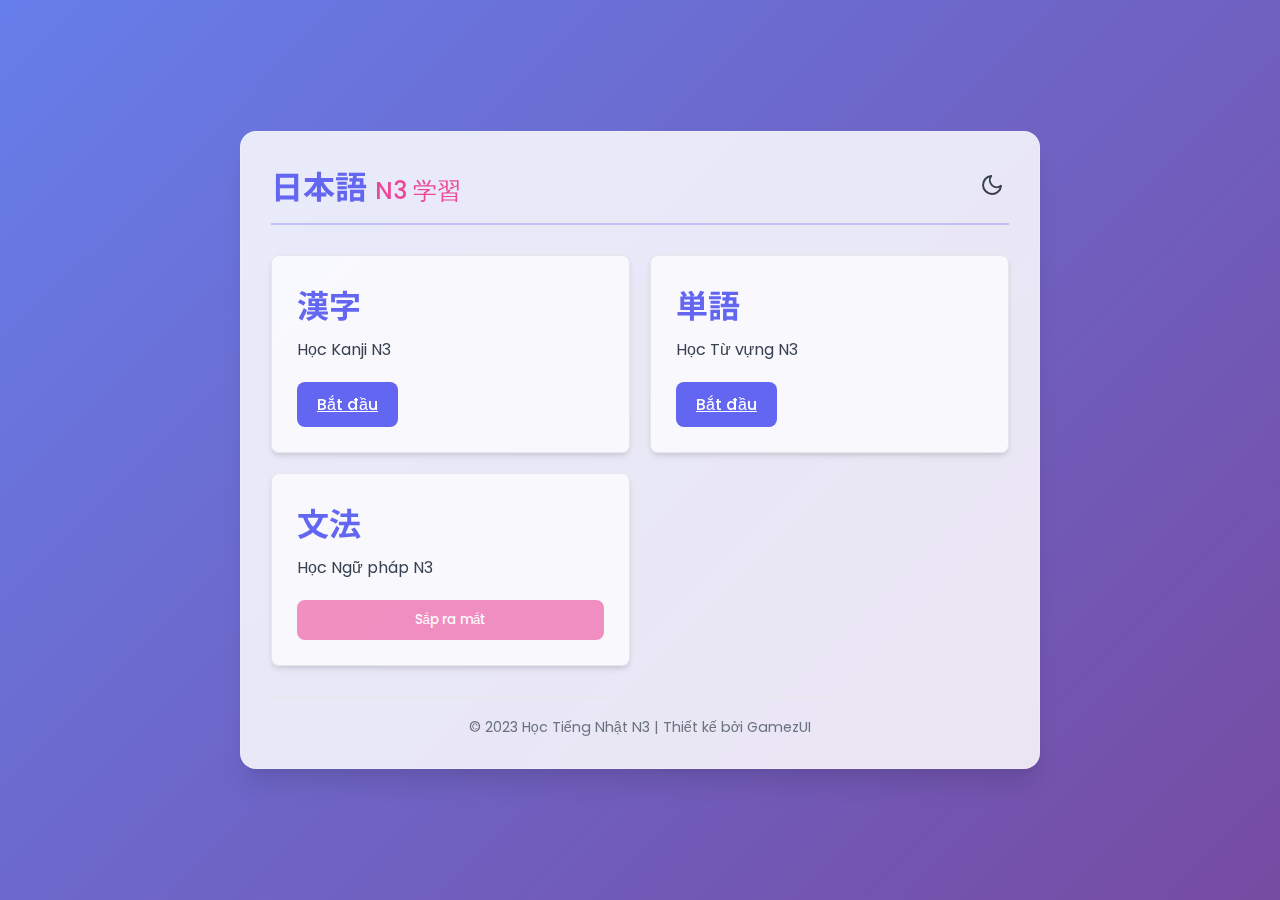
<file: view/index.html>
<!DOCTYPE html>
<html lang="vi">
<head>
    <meta charset="UTF-8">
    <meta name="viewport" content="width=device-width, initial-scale=1.0">
    <title>Học Tiếng Nhật N3</title>
    <link rel="stylesheet" href="../css/styles.css">
    <link href="https://fonts.googleapis.com/css2?family=Noto+Sans+JP:wght@400;500;700&family=Poppins:wght@400;500;600;700&display=swap" rel="stylesheet">
</head>
<body>
    <div class="app-wrapper">
        <div class="glass-container">
            <header class="app-header">
                <h1>日本語<span>N3 学習</span></h1>
                <div class="theme-toggle">
                    <button id="themeToggle" aria-label="Chuyển đổi chế độ sáng/tối">
                        <svg xmlns="http://www.w3.org/2000/svg" width="24" height="24" viewBox="0 0 24 24" fill="none" stroke="currentColor" stroke-width="2" stroke-linecap="round" stroke-linejoin="round">
                            <path d="M21 12.79A9 9 0 1 1 11.21 3 7 7 0 0 0 21 12.79z"></path>
                        </svg>
                    </button>
                </div>
            </header>

           <!-- Thay đổi phần study-type-grid trong index.html -->
<div class="study-type-grid">
    <div class="study-type-card" id="kanjiStudyCard">
        <h3>漢字</h3>
        <p>Học Kanji N3</p>
        <a href=" kanji.html" class="primary-btn">Bắt đầu</a>
    </div>
    <div class="study-type-card" id="vocabStudyCard">
        <h3>単語</h3>
        <p>Học Từ vựng N3</p>
        <a href="vocab.html" class="primary-btn">Bắt đầu</a>
    </div>
    <div class="study-type-card" id="grammarStudyCard">
        <h3>文法</h3>
        <p>Học Ngữ pháp N3</p>
        <button class="secondary-btn" disabled>Sắp ra mắt</button>
    </div>
</div>

            <!-- Loading Message -->
            <div id="loadingMessage" class="screen hidden">
                <div class="message-container loading-message">
                    <div class="spinner"></div>
                    <p>Đang tải dữ liệu...</p>
                </div>
            </div>

            <!-- Error Message -->
            <div id="errorMessage" class="screen hidden">
                <div class="message-container error-message">
                    <svg xmlns="http://www.w3.org/2000/svg" width="40" height="40" viewBox="0 0 24 24" fill="none" stroke="currentColor" stroke-width="2" stroke-linecap="round" stroke-linejoin="round">
                        <circle cx="12" cy="12" r="10"></circle>
                        <line x1="12" y1="8" x2="12" y2="12"></line>
                        <line x1="12" y1="16" x2="12.01" y2="16"></line>
                    </svg>
                    <p>Đã xảy ra lỗi. Vui lòng thử lại sau.</p>
                </div>
            </div>

            <footer class="app-footer">
                <p>© 2023 Học Tiếng Nhật N3 | Thiết kế bởi GamezUI</p>
            </footer>
        </div>
    </div>

   
</body>
</html>
</file>
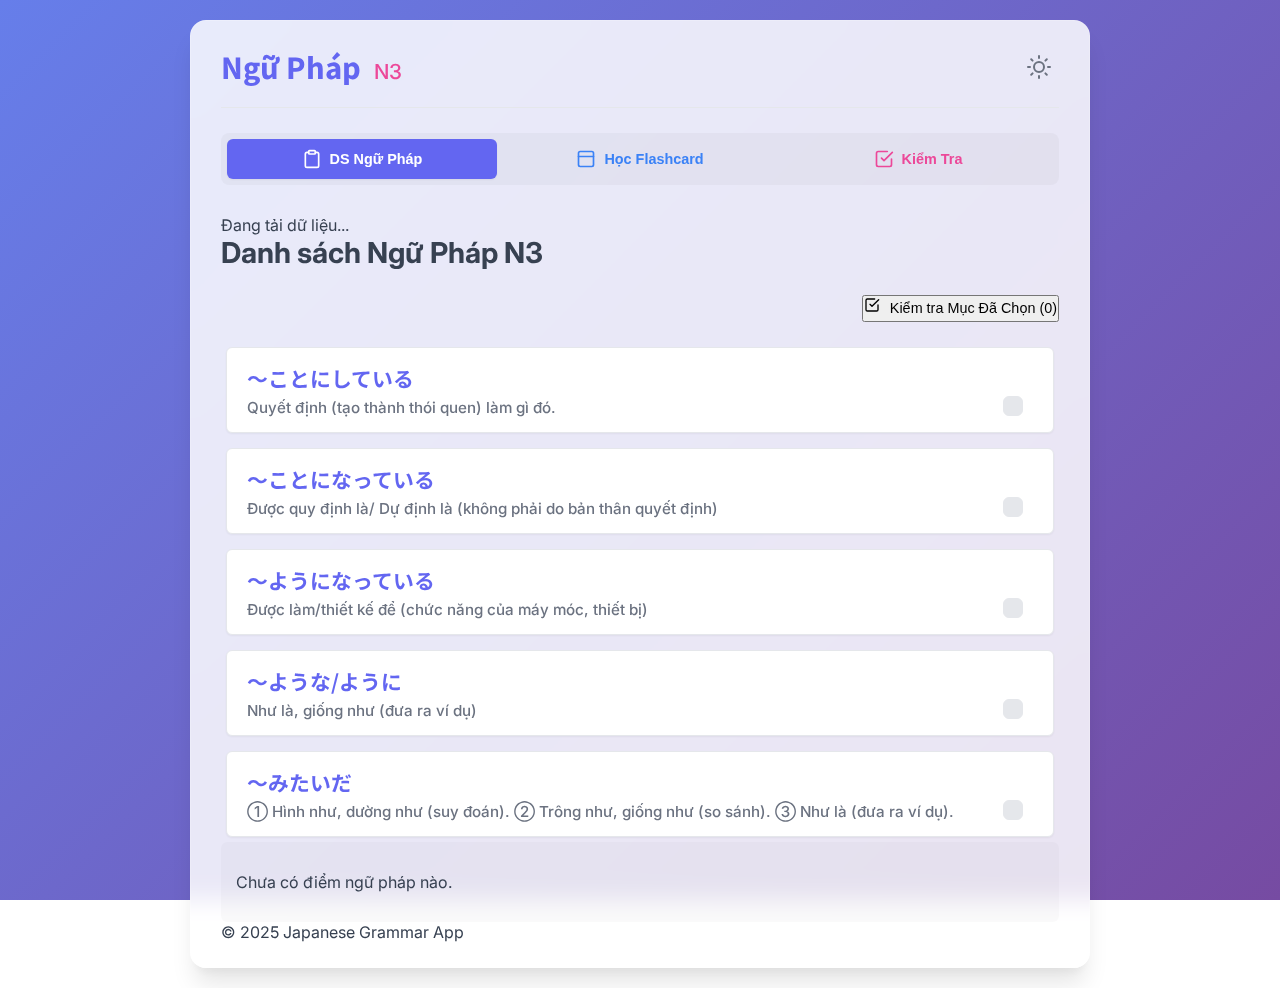
<file: view/grammar.html>
<!DOCTYPE html>
<html lang="vi">
<head>
    <meta charset="UTF-8">
    <meta name="viewport" content="width=device-width, initial-scale=1.0">
    <title>Học Ngữ Pháp N3 - Tiếng Nhật</title>
    <link href="https://fonts.googleapis.com/css2?family=Noto+Sans+JP:wght@300;400;500;700;900&family=Inter:wght@300;400;500;600;700;800&display=swap" rel="stylesheet">
    <!-- Đảm bảo đường dẫn CSS đúng -->
    <link rel="stylesheet" href="../css/grammar_styles.css"> 
</head>
<body>
    <div class="app-wrapper">
        <div class="glass-container">
            <div class="app-header">
                <h1>Ngữ Pháp <span>N3</span></h1>
                <div class="theme-toggle">
                    <button id="themeToggle" class="interactive-element" aria-label="Toggle dark mode">
                        <svg xmlns="http://www.w3.org/2000/svg" width="24" height="24" viewBox="0 0 24 24" fill="none" stroke="currentColor" stroke-width="2" stroke-linecap="round" stroke-linejoin="round"><circle cx="12" cy="12" r="5"></circle><path d="M12 1v2M12 21v2M4.2 4.2l1.4 1.4M18.4 18.4l1.4 1.4M1 12h2M21 12h2M4.2 19.8l1.4-1.4M18.4 5.6l1.4-1.4"></path></svg>
                    </button>
                </div>
            </div>

            <div id="modeSwitcher" class="mode-switcher">
                <button id="switchToGrammarListBtn" class="mode-btn grammar-list-mode active interactive-element">
                    <svg xmlns="http://www.w3.org/2000/svg" width="20" height="20" viewBox="0 0 24 24" fill="none" stroke="currentColor" stroke-width="2" stroke-linecap="round" stroke-linejoin="round"><path d="M16 4h2a2 2 0 0 1 2 2v14a2 2 0 0 1-2 2H6a2 2 0 0 1-2-2V6a2 2 0 0 1 2-2h2"></path><path d="M15 2H9a1 1 0 0 0-1 1v2a1 1 0 0 0 1 1h6a1 1 0 0 0 1-1V3a1 1 0 0 0-1-1z"></path></svg>
                    DS Ngữ Pháp
                </button>
                <button id="switchToFlashcardSetupBtn" class="mode-btn flashcard-mode interactive-element">
                    <svg xmlns="http://www.w3.org/2000/svg" width="20" height="20" viewBox="0 0 24 24" fill="none" stroke="currentColor" stroke-width="2" stroke-linecap="round" stroke-linejoin="round"><rect width="18" height="18" x="3" y="3" rx="2" ry="2"></rect><path d="M3 9h18"></path></svg>
                    Học Flashcard
                </button>
                <button id="switchToTestSetupBtn" class="mode-btn test-mode interactive-element">
                    <svg xmlns="http://www.w3.org/2000/svg" width="20" height="20" viewBox="0 0 24 24" fill="none" stroke="currentColor" stroke-width="2" stroke-linecap="round" stroke-linejoin="round"><path d="M9 11l3 3L22 4"></path><path d="M21 12v7a2 2 0 0 1-2 2H5a2 2 0 0 1-2-2V5a2 2 0 0 1 2-2h11"></path></svg>
                    Kiểm Tra
                </button>
            </div>

            <div id="loadingMessage" class="message-container loading-message hidden">
                <div class="spinner"></div>
                <p>Đang tải dữ liệu...</p>
            </div>
            <div id="errorMessage" class="message-container error-message hidden"></div>

            <!-- Grammar List Screen -->
            <div id="grammarListScreen" class="screen">
                <h2 style="margin-bottom: 25px; font-size: 1.8rem; font-weight: 700;">Danh sách Ngữ Pháp N3</h2>
                <div style="margin-bottom: 20px; text-align: right;">
                    <button id="testSelectedGrammarBtn" class="primary-btn hidden interactive-element">
                        <svg xmlns="http://www.w3.org/2000/svg" width="16" height="16" viewBox="0 0 24 24" fill="none" stroke="currentColor" stroke-width="2" stroke-linecap="round" stroke-linejoin="round"><path d="M9 11l3 3L22 4"></path><path d="M21 12v7a2 2 0 0 1-2 2H5a2 2 0 0 1-2-2V5a2 2 0 0 1 2-2h11"></path></svg>
                        Kiểm tra Mục Đã Chọn (<span id="selectedGrammarCount">0</span>)
                    </button>
                </div>
                <div id="grammarListContainer" class="grammar-list-container">
                    <!-- Mock Grammar Items for Demo - JS will populate this -->
                    <div class="grammar-item interactive-element">
                        <div class="grammar-item-header">
                            <div>
                                <div class="grammar-point">〜（placeholder）</div>
                                <div class="grammar-meaning">Ý nghĩa placeholder</div>
                            </div>
                            <div class="grammar-controls">
                                <label class="custom-checkbox">
                                    <input type="checkbox" data-id="N3G_Placeholder1">
                                    <span class="checkmark"></span>
                                </label>
                            </div>
                        </div>
                    </div>
                    <div class="grammar-item interactive-element">
                        <div class="grammar-item-header">
                            <div>
                                <div class="grammar-point">〜（別の placeholder）</div>
                                <div class="grammar-meaning">Một ý nghĩa khác</div>
                            </div>
                            <div class="grammar-controls">
                                <label class="custom-checkbox">
                                    <input type="checkbox" data-id="N3G_Placeholder2">
                                    <span class="checkmark"></span>
                                </label>
                            </div>
                        </div>
                    </div>
                </div>
                <p id="noGrammarMessage" class="empty-message hidden">Chưa có điểm ngữ pháp nào.</p>
            </div>
            
            <!-- Grammar Detail Screen -->
            <div id="grammarDetailScreen" class="screen hidden">
                <div style="display: flex; justify-content: space-between; align-items: center; margin-bottom: 25px; flex-wrap: wrap; gap: 15px;">
                    <button id="backToGrammarListBtn" class="outline-btn interactive-element">
                        <svg xmlns="http://www.w3.org/2000/svg" width="18" height="18" viewBox="0 0 24 24" fill="none" stroke="currentColor" stroke-width="2" stroke-linecap="round" stroke-linejoin="round"><path d="m12 19-7-7 7-7"></path><path d="M19 12H5"></path></svg>
                        Quay lại
                    </button>
                    <button id="testThisGrammarBtn" class="secondary-btn interactive-element">
                        <svg xmlns="http://www.w3.org/2000/svg" width="16" height="16" viewBox="0 0 24 24" fill="none" stroke="currentColor" stroke-width="2" stroke-linecap="round" stroke-linejoin="round"><path d="M9 11l3 3L22 4"></path><path d="M21 12v7a2 2 0 0 1-2 2H5a2 2 0 0 1-2-2V5a2 2 0 0 1 2-2h11"></path></svg>
                        Kiểm Tra Ngữ Pháp Này
                    </button>
                </div>
                <div id="grammarDetailContent" class="grammar-detail-content glass-effect">
                    <!-- JS will populate this -->
                    <h3>〜（Đang tải...）</h3>
                    <div class="grammar-detail-section">
                        <strong>Ý nghĩa:</strong>
                        <p>Đang tải...</p>
                    </div>
                    <div class="grammar-detail-section">
                        <strong>Cách nối:</strong>
                        <p class="connection-text">Đang tải...</p>
                    </div>
                    <div class="grammar-detail-section">
                        <strong>Ghi chú:</strong>
                        <p>Đang tải...</p>
                    </div>
                    <div class="grammar-detail-section">
                        <strong>Ví dụ:</strong>
                        <div class="grammar-detail-example">
                            <div class="jp-sentence">Đang tải...</div>
                            <div class="vi-translation">Đang tải...</div>
                        </div>
                    </div>
                </div>
            </div>

            <!-- Flashcard Setup Screen -->
            <div id="flashcardSetupScreen" class="screen hidden">
                <h2 style="margin-bottom: 25px; font-size: 1.8rem; font-weight: 700;">Chọn Ngữ Pháp cho Flashcard</h2>
                <p style="margin-bottom: 25px; color: var(--text-light);">Đánh dấu các điểm ngữ pháp bạn muốn ôn tập.</p>
                <div id="flashcardGrammarSelection" class="grammar-selection-list glass-effect">
                    <!-- JS will populate this -->
                    <label class="grammar-selection-item">
                        <input type="checkbox" value="placeholder_id_1"> (Đang tải danh sách...)
                    </label>
                </div>
                <div class="input-group" style="margin: 20px 0;">
                    <label for="flashcardFrontType" style="display: block; margin-bottom: 8px; font-weight: 600;">Hiển thị mặt trước:</label>
                    <select id="flashcardFrontType" style="width: 100%; padding: 12px; border-radius: var(--border-radius-sm); border: 2px solid var(--border-color); background: var(--card-bg); color: var(--text-color); font-size: 1rem;">
                        <option value="grammar">Ngữ pháp</option>
                        <option value="meaning">Ý nghĩa</option>
                    </select>
                </div>
                <button id="startFlashcardButton" class="primary-btn interactive-element" style="width: 100%; margin-top: 20px;">
                    <svg xmlns="http://www.w3.org/2000/svg" width="20" height="20" viewBox="0 0 24 24" fill="none" stroke="currentColor" stroke-width="2" stroke-linecap="round" stroke-linejoin="round"><polygon points="5,3 19,12 5,21 5,3"></polygon></svg>
                    Bắt đầu Flashcard
                </button>
            </div>

            <!-- Flashcard App Screen -->
            <div id="flashcardApp" class="screen hidden">
                <div class="flashcard-header" style="text-align: center; margin-bottom: 30px;">
                    <h2 style="margin-bottom: 15px; font-size: 1.8rem; font-weight: 700;">Flashcard Ngữ Pháp N3</h2>
                    <div class="progress-stats" style="display: flex; justify-content: center; gap: 20px; flex-wrap: wrap; font-size: 0.9rem;">
                        <span class="glass-effect" style="padding: 8px 15px; border-radius: var(--border-radius-sm);">Còn: <b id="remainingCount">0</b></span>
                        <span class="glass-effect" style="padding: 8px 15px; border-radius: var(--border-radius-sm);">Hiện tại: <b id="currentCardNumber">0</b>/<b id="totalInReviewSet">0</b></span>
                        <span class="glass-effect" style="padding: 8px 15px; border-radius: var(--border-radius-sm);">Tổng: <b id="totalSelectedCount">0</b></span>
                    </div>
                </div>
                <div class="flashcard-container" id="flashcardContainer">
                    <div id="markIndicator" class="mark-indicator"></div>
                    <div class="flashcard interactive-element" id="flashcard">
                        <div class="flashcard-face flashcard-front">
                            <div id="grammarDisplay" class="grammar-point-display"></div>
                        </div>
                        <div class="flashcard-face flashcard-back">
                            <div id="grammarDetailsDisplay" class="grammar-details-display">
                                <!-- JS will populate this -->
                            </div>
                        </div>
                    </div>
                </div>
                <div class="progress-bar-container">
                    <div class="progress-bar" id="progressBar" style="width: 0%;"></div>
                </div>
                <div class="controls-grid">
                    <button id="flipButton" class="control-btn flip-btn interactive-element">
                        <svg xmlns="http://www.w3.org/2000/svg" width="16" height="16" viewBox="0 0 24 24" fill="none" stroke="currentColor" stroke-width="2" stroke-linecap="round" stroke-linejoin="round"><path d="M3 12a9 9 0 0 1 9-9 9.75 9.75 0 0 1 6.74 2.74L21 8"></path><path d="M21 3v5h-5"></path><path d="M21 12a9 9 0 0 1-9 9 9.75 9.75 0 0 1-6.74-2.74L3 16"></path><path d="M3 21v-5h5"></path></svg>
                        Lật Thẻ (Space)
                    </button>
                    <button id="prevButton" class="control-btn prev-btn interactive-element">
                        <svg xmlns="http://www.w3.org/2000/svg" width="16" height="16" viewBox="0 0 24 24" fill="none" stroke="currentColor" stroke-width="2" stroke-linecap="round" stroke-linejoin="round"><path d="m15 18-6-6 6-6"></path></svg>
                        Trước (←)
                    </button>
                    <button id="nextButton" class="control-btn next-btn interactive-element">
                        <svg xmlns="http://www.w3.org/2000/svg" width="16" height="16" viewBox="0 0 24 24" fill="none" stroke="currentColor" stroke-width="2" stroke-linecap="round" stroke-linejoin="round"><path d="m9 18 6-6-6-6"></path></svg>
                        Tiếp (→)
                    </button>
                    <button id="markKnownButton" class="control-btn known-btn interactive-element">
                        <svg xmlns="http://www.w3.org/2000/svg" width="16" height="16" viewBox="0 0 24 24" fill="none" stroke="currentColor" stroke-width="2" stroke-linecap="round" stroke-linejoin="round"><path d="M9 11l3 3L22 4"></path></svg>
                        Thuộc (O)
                    </button>
                    <button id="markUnknownButton" class="control-btn unknown-btn interactive-element">
                        <svg xmlns="http://www.w3.org/2000/svg" width="16" height="16" viewBox="0 0 24 24" fill="none" stroke="currentColor" stroke-width="2" stroke-linecap="round" stroke-linejoin="round"><path d="M18 6L6 18"></path><path d="M6 6l12 12"></path></svg>
                        Chưa thuộc (X)
                    </button>
                    <button id="clearMarkButton" class="control-btn clear-btn interactive-element">
                        <svg xmlns="http://www.w3.org/2000/svg" width="16" height="16" viewBox="0 0 24 24" fill="none" stroke="currentColor" stroke-width="2" stroke-linecap="round" stroke-linejoin="round"><path d="M3 6h18"></path><path d="M19 6v14c0 1-1 2-2 2H7c-2 0-2-1-2-2V6"></path><path d="M8 6V4c0-1 1-2 2-2h4c1 0 2 1 2 2v2"></path></svg>
                        Bỏ dấu
                    </button>
                </div>
                <div class="bottom-actions" style="display: flex; gap: 15px; justify-content: center; margin-top: 30px;">
                    <button id="backToFlashcardSetupBtn" class="secondary-btn interactive-element">
                        <svg xmlns="http://www.w3.org/2000/svg" width="16" height="16" viewBox="0 0 24 24" fill="none" stroke="currentColor" stroke-width="2" stroke-linecap="round" stroke-linejoin="round"><path d="M19 12H5"></path><path d="m12 19-7-7 7-7"></path></svg>
                        Chọn lại
                    </button>
                    <button id="startFlashcardTestBtn" class="primary-btn interactive-element">
                        <svg xmlns="http://www.w3.org/2000/svg" width="16" height="16" viewBox="0 0 24 24" fill="none" stroke="currentColor" stroke-width="2" stroke-linecap="round" stroke-linejoin="round"><path d="M9 11l3 3L22 4"></path><path d="M21 12v7a2 2 0 0 1-2 2H5a2 2 0 0 1-2-2V5a2 2 0 0 1 2-2h11"></path></svg>
                        Kiểm tra Flashcard Này
                    </button>
                </div>
            </div>

            <!-- Test Setup Screen -->
            <div id="testSetupScreen" class="screen hidden">
                <h2 style="margin-bottom: 25px; font-size: 1.8rem; font-weight: 700;">Cài Đặt Bài Kiểm Tra</h2>
                <p style="margin-bottom: 25px; color: var(--text-light);">Chọn các điểm ngữ pháp và loại câu hỏi.</p>
                <div id="testGrammarSelection" class="grammar-selection-list glass-effect">
                     <!-- JS will populate this -->
                    <label class="grammar-selection-item">
                        <input type="checkbox" value="placeholder_id_1"> (Đang tải danh sách...)
                    </label>
                </div>
                <div class="form-group glass-effect" style="padding: 20px; border-radius: var(--border-radius); margin: 20px 0;">
                    <label for="numTestQuestions" style="display: block; margin-bottom: 8px; font-weight: 600;">Số câu hỏi:</label>
                    <input type="number" id="numTestQuestions" value="10" min="1" style="width: 100%; padding: 12px; border-radius: var(--border-radius-sm); border: 2px solid var(--border-color); background: var(--card-bg); color: var(--text-color); font-size: 1rem;">
                </div>
                <div class="form-group glass-effect" style="padding: 20px; border-radius: var(--border-radius); margin: 20px 0;">
                    <label style="display: block; margin-bottom: 15px; font-weight: 600;">Loại câu hỏi (chọn ít nhất một):</label>
                    <div class="checkbox-group">
                        <label>
                            <input type="checkbox" name="questionType" value="cloze" checked>
                            <span>Điền từ</span>
                        </label>
                        <label>
                            <input type="checkbox" name="questionType" value="mcq" checked>
                            <span>Trắc nghiệm</span>
                        </label>
                    </div>
                </div>
                <button id="startTestButton" class="primary-btn interactive-element" style="width: 100%; margin-top: 20px;">
                    <svg xmlns="http://www.w3.org/2000/svg" width="20" height="20" viewBox="0 0 24 24" fill="none" stroke="currentColor" stroke-width="2" stroke-linecap="round" stroke-linejoin="round"><polygon points="5,3 19,12 5,21 5,3"></polygon></svg>
                    Bắt đầu Kiểm tra
                </button>
            </div>

            <!-- Test Interface Screen -->
            <div id="testInterface" class="screen hidden">
                <h2 style="margin-bottom: 25px; font-size: 1.8rem; font-weight: 700;">Bài Kiểm Tra Ngữ Pháp</h2>
                <div id="testProgress" class="test-progress">
                    Câu: <span id="currentQuestionNum">1</span>/<span id="totalTestQuestions">10</span>
                </div>
                
                <div id="questionDisplayArea">
                    <!-- Cloze Question Structure -->
                    <div id="clozeQuestionArea" class="question-area-cloze hidden">
                        <p id="clozeQuestionText" class="cloze-sentence"></p>
                        <input type="text" id="clozeAnswerInput" placeholder="Điền ngữ pháp còn thiếu">
                    </div>
                    <!-- MCQ Question Structure -->
                    <div id="mcqQuestionArea" class="question-area-mcq hidden">
                        <p id="mcqPromptText"></p>
                        <p id="mcqSentenceText" class="mcq-sentence"></p> 
                        <div id="mcqOptionsArea" class="options-area">
                            <!-- JS will populate options here -->
                        </div>
                    </div>
                </div>
                
                <div id="testFeedback" class="test-feedback glass-effect" style="padding: 20px; border-radius: var(--border-radius); margin: 20px 0; display: none;"></div>
                
                <div class="test-actions" style="text-align: center; margin-top: 30px;">
                    <button id="submitAnswerButton" class="primary-btn interactive-element" style="margin-right: 15px;">
                        <svg xmlns="http://www.w3.org/2000/svg" width="16" height="16" viewBox="0 0 24 24" fill="none" stroke="currentColor" stroke-width="2" stroke-linecap="round" stroke-linejoin="round"><path d="M9 11l3 3L22 4"></path></svg>
                        Trả lời
                    </button>
                    <button id="nextQuestionButton" class="primary-btn hidden interactive-element" style="margin-right: 15px;">
                        <svg xmlns="http://www.w3.org/2000/svg" width="16" height="16" viewBox="0 0 24 24" fill="none" stroke="currentColor" stroke-width="2" stroke-linecap="round" stroke-linejoin="round"><path d="m9 18 6-6-6-6"></path></svg>
                        Câu Tiếp Theo
                    </button>
                    <button id="finishTestEarlyButton" class="outline-btn hidden interactive-element">
                        <svg xmlns="http://www.w3.org/2000/svg" width="16" height="16" viewBox="0 0 24 24" fill="none" stroke="currentColor" stroke-width="2" stroke-linecap="round" stroke-linejoin="round"><path d="M18 6L6 18"></path><path d="M6 6l12 12"></path></svg>
                        Xem Kết Quả Sớm
                    </button>
                </div>
            </div>

            <!-- Test Results Screen -->
            <div id="testResultsScreen" class="screen hidden">
                <h2 style="margin-bottom: 30px; font-size: 1.8rem; font-weight: 700;">Kết Quả Kiểm Tra</h2>
                <div class="results-summary">
                    <div class="score-display">
                        <div class="score-circle">
                            <span id="scorePercentage">0</span>%
                        </div>
                        <p style="font-size: 1.2rem; font-weight: 600; margin-top: 15px;">
                            Điểm của bạn: <span id="scoreCorrect">0</span>/<span id="scoreTotal">0</span>
                        </p>
                    </div>
                </div>
                <div id="reviewAnswersArea" class="review-answers glass-effect">
                    <h4 style="margin-bottom: 20px; font-size: 1.2rem; font-weight: 600;">Xem lại câu sai:</h4>
                    <ul id="incorrectAnswersList" style="list-style: none; padding: 0;">
                        <!-- JS will populate this -->
                    </ul>
                </div>
                <div class="results-actions">
                    <button id="retakeTestButton" class="primary-btn interactive-element">
                        <svg xmlns="http://www.w3.org/2000/svg" width="16" height="16" viewBox="0 0 24 24" fill="none" stroke="currentColor" stroke-width="2" stroke-linecap="round" stroke-linejoin="round"><path d="M3 12a9 9 0 0 1 9-9 9.75 9.75 0 0 1 6.74 2.74L21 8"></path><path d="M21 3v5h-5"></path><path d="M21 12a9 9 0 0 1-9 9 9.75 9.75 0 0 1-6.74-2.74L3 16"></path><path d="M3 21v-5h5"></path></svg>
                        Làm lại
                    </button>
                    <button id="backToTestSetupFromResultsBtn" class="secondary-btn interactive-element">
                        <svg xmlns="http://www.w3.org/2000/svg" width="16" height="16" viewBox="0 0 24 24" fill="none" stroke="currentColor" stroke-width="2" stroke-linecap="round" stroke-linejoin="round"><path d="M10.29 3.86L1.82 18a2 2 0 0 0 1.71 3h16.94a2 2 0 0 0 1.71-3L13.71 3.86a2 2 0 0 0-3.42 0z"></path><line x1="12" y1="9" x2="12" y2="13"></line><line x1="12" y1="17" x2="12.01" y2="17"></line></svg> <!-- Icon changed to settings-like -->
                        Cài đặt lại
                    </button>
                </div>
            </div>

            <div class="app-footer">
                <p>© 2025 Japanese Grammar App</p>
            </div>
        </div>
    </div>
    <!-- Đảm bảo đường dẫn JS đúng -->
    <script src="../js/n3_grammar_data.js"></script> 
    <script src="../js/grammar.js"></script> 
</body>
</html>
</file>
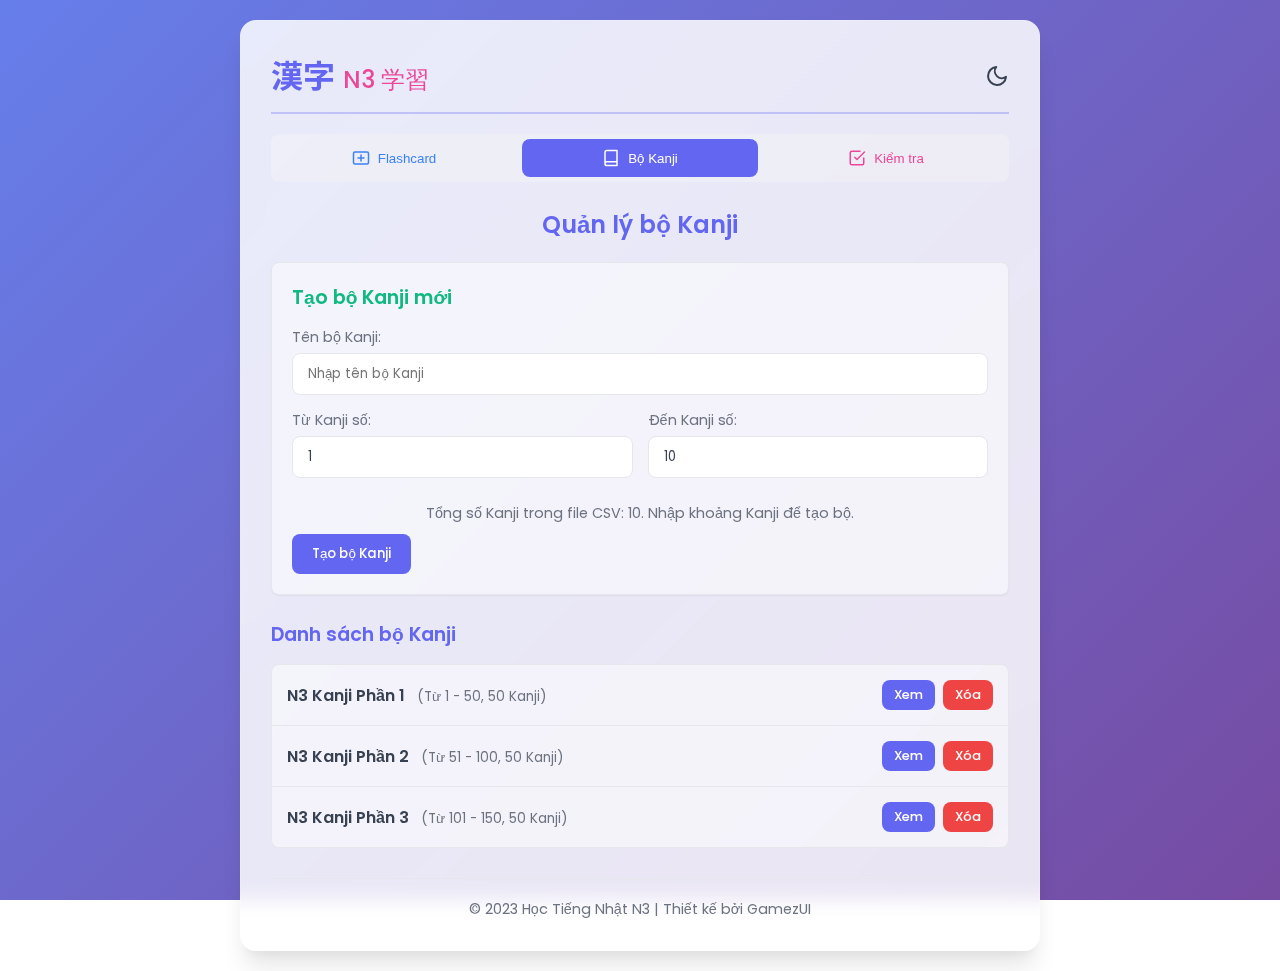
<file: view/kanji.html>
<!DOCTYPE html>
<html lang="vi">
<head>
    <meta charset="UTF-8">
    <meta name="viewport" content="width=device-width, initial-scale=1.0">
    <title>Học Kanji N3</title>
    <link rel="stylesheet" href="../css/styles.css">
    <link href="https://fonts.googleapis.com/css2?family=Noto+Sans+JP:wght@400;500;700&family=Poppins:wght@400;500;600;700&display=swap" rel="stylesheet">
</head>
<body>
    <div class="app-wrapper">
        <div class="glass-container">
            <header class="app-header">
                <h1>漢字<span>N3 学習</span></h1>
                <div class="theme-toggle">
                    <button id="themeToggle" aria-label="Chuyển đổi chế độ sáng/tối"></button>
                        <svg xmlns="http://www.w3.org/2000/svg" width="24" height="24" viewBox="0 0 24 24" fill="none" stroke="currentColor" stroke-width="2" stroke-linecap="round" stroke-linejoin="round">
                            <path d="M21 12.79A9 9 0 1 1 11.21 3 7 7 0 0 0 21 12.79z"></path>
                        </svg>
                    </button>
                </div>
            </header>

            <!-- Mode Switcher -->
            <div id="modeSwitcher" class="mode-switcher">
                <button id="switchToFlashcardSetupBtn" class="mode-btn flashcard-mode active">
                    <svg xmlns="http://www.w3.org/2000/svg" width="18" height="18" viewBox="0 0 24 24" fill="none" stroke="currentColor" stroke-width="2" stroke-linecap="round" stroke-linejoin="round">
                        <rect x="2" y="4" width="20" height="16" rx="2"></rect>
                        <path d="M12 8v8"></path>
                        <path d="M8 12h8"></path>
                    </svg>
                    Flashcard
                </button>
                <button id="switchToWordSetManagerBtn" class="mode-btn wordset-mode">
                    <svg xmlns="http://www.w3.org/2000/svg" width="18" height="18" viewBox="0 0 24 24" fill="none" stroke="currentColor" stroke-width="2" stroke-linecap="round" stroke-linejoin="round">
                        <path d="M4 19.5v-15A2.5 2.5 0 0 1 6.5 2H20v20H6.5a2.5 2.5 0 0 1 0-5H20"></path>
                    </svg>
                    Bộ Kanji
                </button>
                <button id="switchToTestSetupBtn" class="mode-btn test-mode">
                    <svg xmlns="http://www.w3.org/2000/svg" width="18" height="18" viewBox="0 0 24 24" fill="none" stroke="currentColor" stroke-width="2" stroke-linecap="round" stroke-linejoin="round">
                        <path d="M9 11l3 3L22 4"></path>
                        <path d="M21 12v7a2 2 0 0 1-2 2H5a2 2 0 0 1-2-2V5a2 2 0 0 1 2-2h11"></path>
                    </svg>
                    Kiểm tra
                </button>
            </div>

            <!-- Initial Setup -->
            <div id="initialSetup" class="screen range-selector">
                <h2>Chọn khoảng Kanji để học</h2>
                <div class="range-inputs">
                    <div class="input-group">
                        <label for="startWord">Từ Kanji số:</label>
                        <input type="number" id="startWord" min="1" value="1">
                    </div>
                    <div class="input-group">
                        <label for="endWord">Đến Kanji số:</label>
                        <input type="number" id="endWord" min="1" value="50">
                    </div>
                </div>
                <p id="totalWordsMessage" class="info-text">Tổng số Kanji trong file: đang tải...</p>
                <button id="loadRangeButton" class="primary-btn pulse-btn">Tải Kanji</button>
            </div>

            <!-- Kanji Flashcard App -->
            <div id="flashcardApp" class="screen hidden">
                <div class="flashcard-header">
                    <h2>Flashcard Kanji N3</h2>
                    <div class="progress-stats">
                        <span>Còn lại: <b id="remainingCount">0</b></span>
                        <span>Vị trí: <b id="currentCardNumber">0</b>/<b id="totalInReviewSet">0</b></span>
                        <span>Tổng: <b id="totalSelectedCount">0</b></span>
                    </div>
                </div>

                <div class="settings-panel">
                    <div class="setting-group">
                        <label for="reviewModeSelect">Chế độ:</label>
                        <select id="reviewModeSelect">
                            <option value="all">Tất cả</option>
                            <option value="unmarked">Chưa đánh dấu</option>
                            <option value="known">Đã biết (O)</option>
                            <option value="unknown">Chưa biết (X)</option>
                        </select>
                    </div>
                    <div class="setting-group">
                        <label for="intervalSelect">Tự động lật:</label>
                        <select id="intervalSelect">
                            <option value="0">Tắt</option>
                            <option value="3000">3 giây</option>
                            <option value="5000" selected>5 giây</option>
                            <option value="7000">7 giây</option>
                            <option value="10000">10 giây</option>
                        </select>
                    </div>
                    <div class="setting-group">
                        <button id="clearAllMarksButton" class="outline-btn">Xóa tất cả đánh dấu</button>
                    </div>
                </div>

                <div class="progress-bar-container">
                    <div id="progressBar" class="progress-bar"></div>
                </div>

                <div id="flashcardContainer" class="flashcard-container">
                    <div id="flashcard" class="flashcard">
                        <div class="flashcard-face flashcard-front">
                            <div id="markIndicator" class="mark-indicator"></div>
                            <div id="kanjiDisplay" class="kanji">漢字</div>
                            <div id="onYomiDisplay" class="on-yomi">おん</div>
                        </div>
                        <div class="flashcard-face flashcard-back">
                            <div id="kunYomiDisplay" class="kun-yomi">くん</div>
                            <div id="meaningDisplay" class="meaning">Ý nghĩa</div>
                            <div id="exampleDisplay" class="example">Ví dụ</div>
                        </div>
                    </div>
                </div>

                <div class="controls-grid">
                    <button id="flipButton" class="control-btn flip-btn" disabled>
                        <svg xmlns="http://www.w3.org/2000/svg" width="18" height="18" viewBox="0 0 24 24" fill="none" stroke="currentColor" stroke-width="2" stroke-linecap="round" stroke-linejoin="round">
                            <path d="M17 3v10"></path>
                            <path d="m21 7-4-4-4 4"></path>
                            <path d="M7 21v-10"></path>
                            <path d="m3 17 4 4 4-4"></path>
                        </svg>
                        Lật thẻ
                    </button>
                    <button id="prevButton" class="control-btn prev-btn" disabled>
                        <svg xmlns="http://www.w3.org/2000/svg" width="18" height="18" viewBox="0 0 24 24" fill="none" stroke="currentColor" stroke-width="2" stroke-linecap="round" stroke-linejoin="round">
                            <path d="m15 18-6-6 6-6"></path>
                        </svg>
                        Trước
                    </button>
                    <button id="nextButton" class="control-btn next-btn" disabled>
                        Tiếp
                        <svg xmlns="http://www.w3.org/2000/svg" width="18" height="18" viewBox="0 0 24 24" fill="none" stroke="currentColor" stroke-width="2" stroke-linecap="round" stroke-linejoin="round">
                            <path d="m9 18 6-6-6-6"></path>
                        </svg>
                    </button>
                    <button id="markKnownButton" class="control-btn known-btn" disabled>
                        <svg xmlns="http://www.w3.org/2000/svg" width="18" height="18" viewBox="0 0 24 24" fill="none" stroke="currentColor" stroke-width="2" stroke-linecap="round" stroke-linejoin="round">
                            <path d="M22 11.08V12a10 10 0 1 1-5.93-9.14"></path>
                            <polyline points="22 4 12 14.01 9 11.01"></polyline>
                        </svg>
                        Đã biết (O)
                    </button>
                    <button id="markUnknownButton" class="control-btn unknown-btn" disabled>
                        <svg xmlns="http://www.w3.org/2000/svg" width="18" height="18" viewBox="0 0 24 24" fill="none" stroke="currentColor" stroke-width="2" stroke-linecap="round" stroke-linejoin="round">
                            <circle cx="12" cy="12" r="10"></circle>
                            <line x1="15" y1="9" x2="9" y2="15"></line>
                            <line x1="9" y1="9" x2="15" y2="15"></line>
                        </svg>
                        Chưa biết (X)
                    </button>
                    <button id="clearMarkButton" class="control-btn clear-btn" disabled>
                        <svg xmlns="http://www.w3.org/2000/svg" width="18" height="18" viewBox="0 0 24 24" fill="none" stroke="currentColor" stroke-width="2" stroke-linecap="round" stroke-linejoin="round">
                            <path d="M12 22c5.523 0 10-4.477 10-10S17.523 2 12 2 2 6.477 2 12s4.477 10 10 10z"></path>
                            <path d="m15 9-6 6"></path>
                            <path d="m9 9 6 6"></path>
                        </svg>
                        Xóa đánh dấu
                    </button>
                </div>

                <div class="bottom-actions">
                    <button id="restartButton" class="secondary-btn">
                        <svg xmlns="http://www.w3.org/2000/svg" width="18" height="18" viewBox="0 0 24 24" fill="none" stroke="currentColor" stroke-width="2" stroke-linecap="round" stroke-linejoin="round">
                            <path d="M3 12a9 9 0 1 0 9-9 9.75 9.75 0 0 0-6.74 2.74L3 8"></path>
                            <path d="M3 3v5h5"></path>
                        </svg>
                        Quay lại
                    </button>
                    <button id="backToWordSetManagerFromFlashcard" class="outline-btn hidden">
                        <svg xmlns="http://www.w3.org/2000/svg" width="18" height="18" viewBox="0 0 24 24" fill="none" stroke="currentColor" stroke-width="2" stroke-linecap="round" stroke-linejoin="round">
                            <path d="M4 19.5v-15A2.5 2.5 0 0 1 6.5 2H20v20H6.5a2.5 2.5 0 0 1 0-5H20"></path>
                        </svg>
                        Quay lại bộ Kanji
                    </button>
                </div>
            </div>

            <!-- Word Set Manager -->
            <div id="wordSetManager" class="screen hidden">
                <h2>Quản lý bộ Kanji</h2>
                <div class="create-set-form">
                    <h3>Tạo bộ Kanji mới</h3>
                    <div class="form-group">
                        <label for="wordSetName">Tên bộ Kanji:</label>
                        <input type="text" id="wordSetName" placeholder="Nhập tên bộ Kanji">
                    </div>
                    <div class="form-row">
                        <div class="form-group">
                            <label for="wordSetStart">Từ Kanji số:</label>
                            <input type="number" id="wordSetStart" min="1" value="1">
                        </div>
                        <div class="form-group">
                            <label for="wordSetEnd">Đến Kanji số:</label>
                            <input type="number" id="wordSetEnd" min="1" value="50">
                        </div>
                    </div>
                    <p id="wordSetTotalMessage" class="info-text">Tổng số Kanji trong file CSV: đang tải...</p>
                    <button id="createWordSetButton" class="primary-btn">Tạo bộ Kanji</button>
                </div>

                <div id="wordSetListContainer" class="word-set-list-container">
                    <h3>Danh sách bộ Kanji</h3>
                    <div class="word-set-list">
                        <div id="wordSetList"></div>
                        <div id="noWordSetsMessage" class="empty-message">Chưa có bộ Kanji nào. Hãy tạo bộ Kanji mới.</div>
                    </div>
                </div>
            </div>

            <!-- Word Set Detail View -->
            <div id="wordSetDetailView" class="screen hidden">
                <h2 id="detailViewName" class="set-detail-title">Tên bộ Kanji</h2>
                <p id="detailViewRange" class="set-detail-range">Khoảng: 1-50 (50 Kanji)</p>
                
                <div class="action-buttons">
                    <button id="studySetFlashcardButton" class="primary-btn">
                        <svg xmlns="http://www.w3.org/2000/svg" width="18" height="18" viewBox="0 0 24 24" fill="none" stroke="currentColor" stroke-width="2" stroke-linecap="round" stroke-linejoin="round">
                            <rect x="2" y="4" width="20" height="16" rx="2"></rect>
                            <path d="M12 8v8"></path>
                            <path d="M8 12h8"></path>
                        </svg>
                        Học Flashcard
                    </button>
                    <button id="testSetButton" class="secondary-btn">
                        <svg xmlns="http://www.w3.org/2000/svg" width="18" height="18" viewBox="0 0 24 24" fill="none" stroke="currentColor" stroke-width="2" stroke-linecap="round" stroke-linejoin="round">
                            <path d="M9 11l3 3L22 4"></path>
                            <path d="M21 12v7a2 2 0 0 1-2 2H5a2 2 0 0 1-2-2V5a2 2 0 0 1 2-2h11"></path>
                        </svg>
                        Kiểm tra
                    </button>
                    <button id="backToSetManagerButton" class="outline-btn">
                        <svg xmlns="http://www.w3.org/2000/svg" width="18" height="18" viewBox="0 0 24 24" fill="none" stroke="currentColor" stroke-width="2" stroke-linecap="round" stroke-linejoin="round">
                            <path d="m15 18-6-6 6-6"></path>
                        </svg>
                        Quay lại
                    </button>
                </div>
                
                <div id="detailWordList" class="word-list-container"></div>
            </div>

            <!-- Test Setup -->
            <div id="testSetup" class="screen hidden">
                <h2>Thiết lập bài kiểm tra Kanji</h2>
                <div class="test-setup-form">
                    <div class="form-group">
                        <label for="numTestQuestions">Số câu hỏi:</label>
                        <input type="number" id="numTestQuestions" min="1" max="50" value="10">
                    </div>
                    <div class="form-group">
                        <label for="testType">Loại kiểm tra:</label>
                        <select id="testType">
                            <option value="kanjiToMeaning">Kanji → Ý nghĩa</option>
                            <option value="meaningToKanji">Ý nghĩa → Kanji</option>
                            <option value="kanjiToReading">Kanji → Cách đọc</option>
                            <option value="readingToKanji">Cách đọc → Kanji</option>
                        </select>
                    </div>
                    <div class="form-row">
                        <div class="form-group">
                            <label for="testStartWord">Từ Kanji số:</label>
                            <input type="number" id="testStartWord" min="1" value="1">
                        </div>
                        <div class="form-group">
                            <label for="testEndWord">Đến Kanji số:</label>
                            <input type="number" id="testEndWord" min="1" value="50">
                        </div>
                    </div>
                    <div class="action-buttons">
                        <button id="startTestButton" class="primary-btn">Bắt đầu kiểm tra</button>
                        <button id="backToFlashcardModeButton" class="outline-btn">Quay lại</button>
                        <button id="backToWordSetManagerFromTestSetup" class="outline-btn hidden">Quay lại bộ Kanji</button>
                    </div>
                </div>
            </div>

            <!-- Test Interface -->
            <div id="testInterface" class="screen hidden">
                <h2>Bài Kiểm Tra Kanji</h2>
                <p class="test-progress">Câu <span id="currentQuestionNum">1</span>/<span id="totalTestQuestions">10</span></p>
                
                <div class="question-area">
                    <p id="questionText">Câu hỏi sẽ hiển thị ở đây</p>
                </div>
                
                <div id="optionsArea" class="options-area">
                    <!-- Options will be generated here -->
                </div>
                
                <p id="testFeedback" class="test-feedback"></p>
                
                <div class="test-actions">
                    <button id="nextQuestionButton" class="primary-btn hidden">Câu tiếp theo</button>
                    <button id="finishTestButton" class="danger-btn">Kết thúc</button>
                </div>
            </div>

            <!-- Test Results -->
            <div id="testResults" class="screen hidden">
                <h2>Kết quả kiểm tra</h2>
                
                <div class="results-summary">
                    <div class="score-display">
                        <div class="score-circle">
                            <span><span id="scoreCorrect">0</span>/<span id="scoreTotal">0</span></span>
                        </div>
                        <p>Đúng <span id="scorePercentage">0</span>%</p>
                    </div>
                </div>
                
                <div id="reviewAnswersArea" class="review-answers">
                    <h4>Xem lại câu sai:</h4>
                    <!-- Review content will be generated here -->
                </div>
                
                <div class="results-actions">
                    <button id="retakeTestButton" class="primary-btn">Làm lại bài kiểm tra</button>
                    <button id="backToTestSetupButton" class="secondary-btn">Quay lại thiết lập</button>
                    <button id="backToFlashcardFromResultsButton" class="outline-btn">Quay lại bộ Kanji</button>
                </div>
            </div>

            <!-- Loading Message -->
            <div id="loadingMessage" class="screen hidden">
                <div class="message-container loading-message">
                    <div class="spinner"></div>
                    <p>Đang tải dữ liệu...</p>
                </div>
            </div>

            <!-- Error Message -->
            <div id="errorMessage" class="screen hidden">
                <div class="message-container error-message">
                    <svg xmlns="http://www.w3.org/2000/svg" width="40" height="40" viewBox="0 0 24 24" fill="none" stroke="currentColor" stroke-width="2" stroke-linecap="round" stroke-linejoin="round">
                        <circle cx="12" cy="12" r="10"></circle>
                        <line x1="12" y1="8" x2="12" y2="12"></line>
                        <line x1="12" y1="16" x2="12.01" y2="16"></line>
                    </svg>
                    <p>Đã xảy ra lỗi. Vui lòng thử lại sau.</p>
                </div>
            </div>

            <footer class="app-footer">
                <p>© 2023 Học Tiếng Nhật N3 | Thiết kế bởi GamezUI</p>
            </footer>
        </div>
    </div>

    <script src="../js/kanji.js"></script>
</body>
</html>
</file>
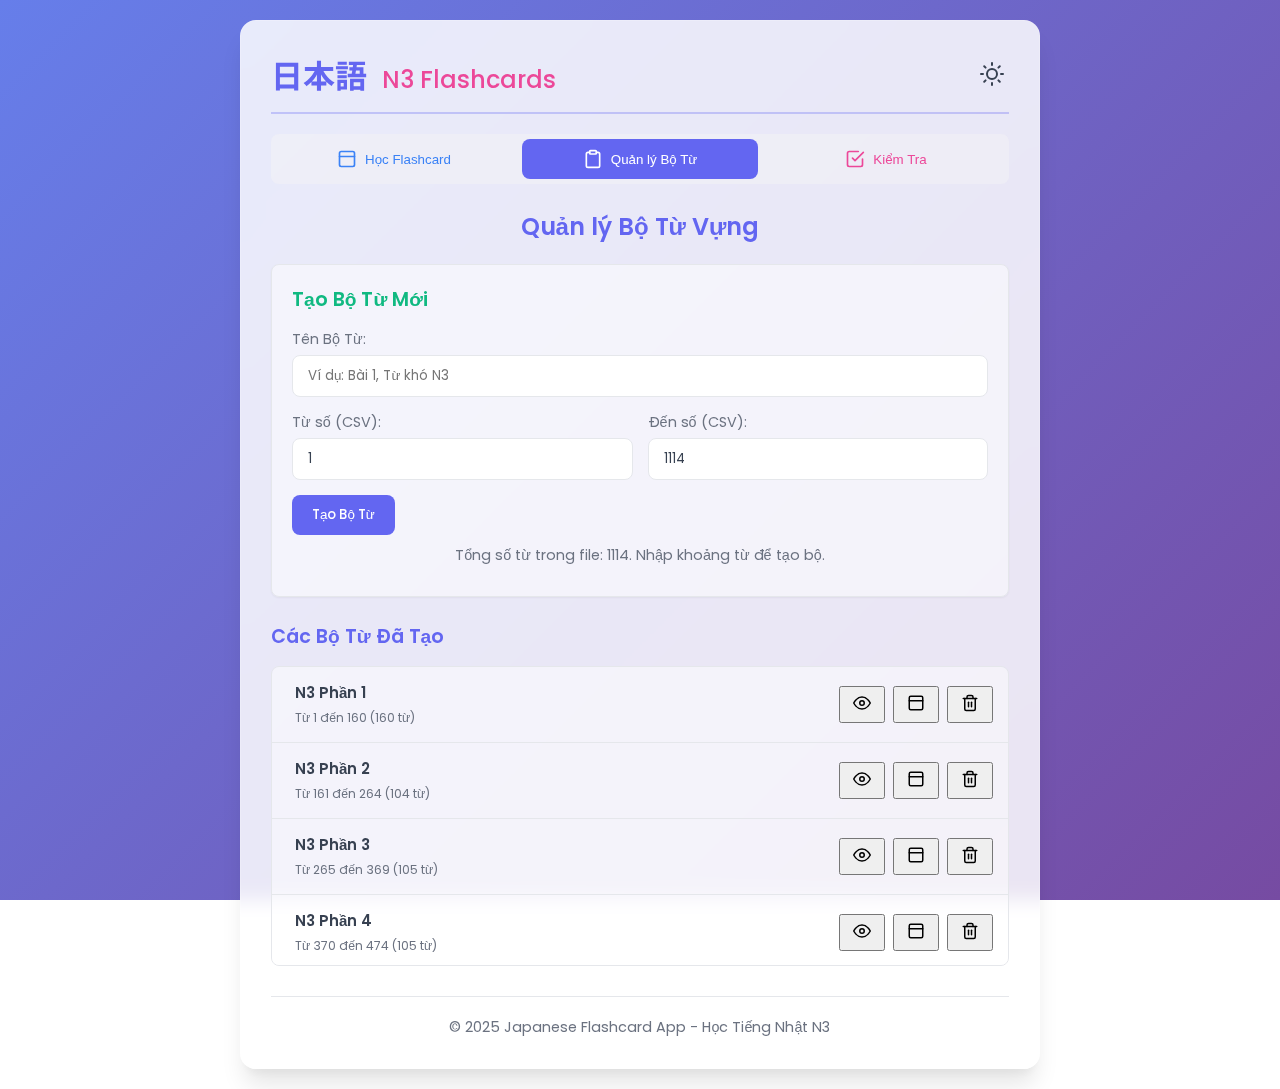
<file: view/vocab.html>
<!DOCTYPE html>
<html lang="vi">
<head>
    <meta charset="UTF-8">
    <meta name="viewport" content="width=device-width, initial-scale=1.0">
    <title>Flashcard N3 - Học Tiếng Nhật</title>
    <link href="https://fonts.googleapis.com/css2?family=Noto+Sans+JP:wght@400;500;700&family=Poppins:wght@300;400;500;600;700&display=swap" rel="stylesheet">
    <link rel="stylesheet" href="../css/styles.css">




</head>
<body>
    <div class="app-wrapper">
        <div class="glass-container">
            <div class="app-header">
                <h1>日本語 <span>N3 Flashcards</span></h1>
                <div class="theme-toggle">
                    <button id="themeToggle" aria-label="Toggle dark mode">
                        <svg xmlns="http://www.w3.org/2000/svg" width="24" height="24" viewBox="0 0 24 24" fill="none" stroke="currentColor" stroke-width="2" stroke-linecap="round" stroke-linejoin="round"><circle cx="12" cy="12" r="5"></circle><path d="M12 1v2M12 21v2M4.2 4.2l1.4 1.4M18.4 18.4l1.4 1.4M1 12h2M21 12h2M4.2 19.8l1.4-1.4M18.4 5.6l1.4-1.4"></path></svg>
                    </button>
                </div>
            </div>

            <!-- Mode Switcher -->
            <div id="modeSwitcher" class="mode-switcher">
                <button id="switchToFlashcardSetupBtn" class="mode-btn flashcard-mode">
                    <svg xmlns="http://www.w3.org/2000/svg" width="20" height="20" viewBox="0 0 24 24" fill="none" stroke="currentColor" stroke-width="2" stroke-linecap="round" stroke-linejoin="round"><rect width="18" height="18" x="3" y="3" rx="2" ry="2"></rect><path d="M3 9h18"></path></svg>
                    Học Flashcard
                </button>
                <button id="switchToWordSetManagerBtn" class="mode-btn wordset-mode active">
                    <svg xmlns="http://www.w3.org/2000/svg" width="20" height="20" viewBox="0 0 24 24" fill="none" stroke="currentColor" stroke-width="2" stroke-linecap="round" stroke-linejoin="round"><path d="M16 4h2a2 2 0 0 1 2 2v14a2 2 0 0 1-2 2H6a2 2 0 0 1-2-2V6a2 2 0 0 1 2-2h2"></path><path d="M15 2H9a1 1 0 0 0-1 1v2a1 1 0 0 0 1 1h6a1 1 0 0 0 1-1V3a1 1 0 0 0-1-1z"></path></svg>
                    Quản lý Bộ Từ
                </button>
                <button id="switchToTestSetupBtn" class="mode-btn test-mode">
                    <svg xmlns="http://www.w3.org/2000/svg" width="20" height="20" viewBox="0 0 24 24" fill="none" stroke="currentColor" stroke-width="2" stroke-linecap="round" stroke-linejoin="round"><path d="M9 11l3 3L22 4"></path><path d="M21 12v7a2 2 0 0 1-2 2H5a2 2 0 0 1-2-2V5a2 2 0 0 1 2-2h11"></path></svg>
                    Kiểm Tra
                </button>
            </div>

            <!-- Loading & Error Messages -->
            <div id="loadingMessage" class="message-container loading-message hidden">
                <div class="spinner"></div>
                <p>Đang tải từ vựng...</p>
            </div>
            <div id="errorMessage" class="message-container error-message hidden"></div>

            <!-- Initial Setup Screen -->
            <div id="initialSetup" class="screen range-selector hidden">
                <h2>Chọn khoảng từ vựng để học</h2>
                <div class="range-inputs">
                    <div class="input-group">
                        <label for="startWord">Từ số:</label>
                        <input type="number" id="startWord" value="1" min="1">
                    </div>
                    <div class="input-group">
                        <label for="endWord">Đến số:</label>
                        <input type="number" id="endWord" value="">
                    </div>
                </div>
                <button id="loadRangeButton" class="primary-btn pulse-btn">Bắt đầu học</button>
                <p id="totalWordsMessage" class="info-text"></p>
                <div class="storage-controls">
                    <button id="clearAllMarksButton" class="danger-btn">Xóa tất cả đánh dấu đã lưu</button>
                </div>
            </div>

            <!-- Word Set Manager Screen -->
            <div id="wordSetManager" class="screen">
                <h2>Quản lý Bộ Từ Vựng</h2>
                
                <!-- Form tạo bộ từ mới -->
                <div class="create-set-form">
                    <h3>Tạo Bộ Từ Mới</h3>
                    <div class="form-group">
                        <label for="wordSetName">Tên Bộ Từ:</label>
                        <input type="text" id="wordSetName" placeholder="Ví dụ: Bài 1, Từ khó N3">
                    </div>
                    <div class="form-row">
                        <div class="form-group">
                            <label for="wordSetStart">Từ số (CSV):</label>
                            <input type="number" id="wordSetStart" value="1" min="1">
                        </div>
                        <div class="form-group">
                            <label for="wordSetEnd">Đến số (CSV):</label>
                            <input type="number" id="wordSetEnd" value="">
                        </div>
                    </div>
                    <button id="createWordSetButton" class="primary-btn">Tạo Bộ Từ</button>
                    <p id="wordSetTotalMessage" class="info-text"></p>
                </div>
                
                <!-- Danh sách các bộ từ đã tạo -->
                <div id="wordSetListContainer" class="word-set-list-container">
                    <h3>Các Bộ Từ Đã Tạo</h3>
                    <div id="wordSetList" class="word-set-list">
                        <!-- Các bộ từ sẽ được thêm vào đây bằng JavaScript -->
                    </div>
                    <p id="noWordSetsMessage" class="empty-message hidden">Chưa có bộ từ nào được tạo.</p>
                </div>
            </div>

            <!-- Word Set Detail View -->
            <div id="wordSetDetailView" class="screen hidden">
                <h2 id="detailViewName" class="set-detail-title"></h2>
                <p id="detailViewRange" class="set-detail-range"></p>
                <div class="action-buttons">
                    <button id="studySetFlashcardButton" class="primary-btn">
                        <svg xmlns="http://www.w3.org/2000/svg" width="18" height="18" viewBox="0 0 24 24" fill="none" stroke="currentColor" stroke-width="2" stroke-linecap="round" stroke-linejoin="round"><rect width="18" height="18" x="3" y="3" rx="2" ry="2"></rect><path d="M3 9h18"></path></svg>
                        Học Flashcard
                    </button>
                    <button id="testSetButton" class="secondary-btn">
                        <svg xmlns="http://www.w3.org/2000/svg" width="18" height="18" viewBox="0 0 24 24" fill="none" stroke="currentColor" stroke-width="2" stroke-linecap="round" stroke-linejoin="round"><path d="M9 11l3 3L22 4"></path><path d="M21 12v7a2 2 0 0 1-2 2H5a2 2 0 0 1-2-2V5a2 2 0 0 1 2-2h11"></path></svg>
                        Kiểm Tra
                    </button>
                    <button id="backToSetManagerButton" class="outline-btn">
                        <svg xmlns="http://www.w3.org/2000/svg" width="18" height="18" viewBox="0 0 24 24" fill="none" stroke="currentColor" stroke-width="2" stroke-linecap="round" stroke-linejoin="round"><path d="m12 19-7-7 7-7"></path><path d="M19 12H5"></path></svg>
                        Quay Lại
                    </button>
                </div>
                <div id="detailWordList" class="word-list-container">
                    <!-- Danh sách từ trong bộ sẽ hiển thị ở đây -->
                </div>
            </div>

            <!-- Flashcard App Screen -->
            <div id="flashcardApp" class="screen hidden">
                <div class="flashcard-header">
                    <h2>Flashcard N3</h2>
                    <div class="progress-stats">
                        <span>Còn lại: <b id="remainingCount">0</b></span>
                        <span>Hiện tại: <b id="currentCardNumber">0</b>/<b id="totalInReviewSet">0</b></span>
                        <span>Tổng: <b id="totalSelectedCount">0</b></span>
                    </div>
                </div>

                <div class="flashcard-container" id="flashcardContainer">
                    <div id="markIndicator" class="mark-indicator"></div>
                    <div class="flashcard" id="flashcard">
                        <div class="flashcard-face flashcard-front">
                            <div class="kanji" id="kanjiDisplay"></div>
                        </div>
                        <div class="flashcard-face flashcard-back">
                            <div class="hiragana" id="hiraganaDisplay"></div>
                            <div class="meaning" id="meaningDisplay"></div>
                        </div>
                    </div>
                </div>

                <div class="progress-bar-container">
                    <div class="progress-bar" id="progressBar"></div>
                </div>

                <div class="controls-grid">
                    <button id="flipButton" class="control-btn flip-btn">
                        <svg xmlns="http://www.w3.org/2000/svg" width="20" height="20" viewBox="0 0 24 24" fill="none" stroke="currentColor" stroke-width="2" stroke-linecap="round" stroke-linejoin="round"><path d="M3 12a9 9 0 1 0 18 0 9 9 0 0 0-18 0"></path><path d="M17 12H7"></path><path d="m13 8-4 4 4 4"></path></svg>
                        Lật Thẻ (Space)
                    </button>
                    <button id="prevButton" class="control-btn prev-btn">
                        <svg xmlns="http://www.w3.org/2000/svg" width="20" height="20" viewBox="0 0 24 24" fill="none" stroke="currentColor" stroke-width="2" stroke-linecap="round" stroke-linejoin="round"><path d="m12 19-7-7 7-7"></path><path d="M19 12H5"></path></svg>
                        Trước (←)
                    </button>
                    <button id="nextButton" class="control-btn next-btn">
                        <svg xmlns="http://www.w3.org/2000/svg" width="20" height="20" viewBox="0 0 24 24" fill="none" stroke="currentColor" stroke-width="2" stroke-linecap="round" stroke-linejoin="round"><path d="m5 12 7 7 7-7"></path><path d="M5 12h14"></path></svg>
                        Tiếp (→)
                    </button>
                    <button id="markKnownButton" class="control-btn known-btn">
                        <svg xmlns="http://www.w3.org/2000/svg" width="20" height="20" viewBox="0 0 24 24" fill="none" stroke="currentColor" stroke-width="2" stroke-linecap="round" stroke-linejoin="round"><path d="M22 11.08V12a10 10 0 1 1-5.93-9.14"></path><path d="m9 11 3 3L22 4"></path></svg>
                        Thuộc (O)
                    </button>
                    <button id="markUnknownButton" class="control-btn unknown-btn">
                        <svg xmlns="http://www.w3.org/2000/svg" width="20" height="20" viewBox="0 0 24 24" fill="none" stroke="currentColor" stroke-width="2" stroke-linecap="round" stroke-linejoin="round"><path d="M18 6 6 18"></path><path d="m6 6 12 12"></path></svg>
                        Chưa thuộc (X)
                    </button>
                    <button id="clearMarkButton" class="control-btn clear-btn">
                        <svg xmlns="http://www.w3.org/2000/svg" width="20" height="20" viewBox="0 0 24 24" fill="none" stroke="currentColor" stroke-width="2" stroke-linecap="round" stroke-linejoin="round"><path d="M12 22c5.523 0 10-4.477 10-10S17.523 2 12 2 2 6.477 2 12s4.477 10 10 10z"></path><path d="m14.5 9-5 5"></path><path d="m9.5 9 5 5"></path></svg>
                        Bỏ dấu
                    </button>
                </div>

                <div class="settings-panel">
                    <div class="setting-group">
                        <label for="reviewModeSelect">Chế độ xem:</label>
                        <select id="reviewModeSelect">
                            <option value="all" selected>Tất cả từ</option>
                            <option value="unknown">Chỉ từ chưa thuộc (X)</option>
                            <option value="known">Chỉ từ đã thuộc (O)</option>
                            <option value="unmarked">Chỉ từ chưa đánh dấu</option>
                        </select>
                    </div>
                    <div class="setting-group">
                        <label for="intervalSelect">Tự động chuyển:</label>
                        <select id="intervalSelect">
                            <option value="3000">3 giây</option>
                            <option value="5000" selected>5 giây</option>
                            <option value="7000">7 giây</option>
                            <option value="10000">10 giây</option>
                            <option value="0">Tắt</option>
                        </select>
                    </div>
                </div>

                <div class="bottom-actions">
                    <button id="restartButton" class="secondary-btn">
                        <svg xmlns="http://www.w3.org/2000/svg" width="18" height="18" viewBox="0 0 24 24" fill="none" stroke="currentColor" stroke-width="2" stroke-linecap="round" stroke-linejoin="round"><path d="M3 12a9 9 0 1 0 18 0 9 9 0 0 0-18 0"></path><path d="M9 9v6"></path><path d="M15 9v6"></path></svg>
                        Học lại / Chọn lại
                    </button>
                    <button id="backToWordSetManagerFromFlashcard" class="outline-btn hidden">
                        <svg xmlns="http://www.w3.org/2000/svg" width="18" height="18" viewBox="0 0 24 24" fill="none" stroke="currentColor" stroke-width="2" stroke-linecap="round" stroke-linejoin="round"><path d="M3 9h18v10a2 2 0 0 1-2 2H5a2 2 0 0 1-2-2V9Z"></path><path d="m3 9 2.45-4.9A2 2 0 0 1 7.24 3h9.52a2 2 0 0 1 1.8 1.1L21 9"></path><path d="M12 3v6"></path></svg>
                        Về Quản lý Bộ Từ
                    </button>
                </div>
            </div>

            <!-- Test Setup Screen -->
            <div id="testSetup" class="screen hidden">
                <h2>Cài Đặt Bài Kiểm Tra</h2>
                <div class="test-setup-form">
                    <div class="form-group">
                        <label for="numTestQuestions">Số câu hỏi:</label>
                        <input type="number" id="numTestQuestions" value="10" min="1">
                    </div>
                    <div class="form-group">
                        <label for="testType">Loại câu hỏi:</label>
                        <select id="testType">
                            <option value="viToJp">Nghĩa Tiếng Việt → Từ Tiếng Nhật</option>
                            <option value="jpToVi">Từ Tiếng Nhật → Nghĩa Tiếng Việt</option>
                        </select>
                    </div>
                    <div class="form-row">
                        <div class="form-group">
                            <label for="testStartWord">Từ vựng từ số:</label>
                            <input type="number" id="testStartWord" value="1" min="1">
                        </div>
                        <div class="form-group">
                            <label for="testEndWord">Đến số:</label>
                            <input type="number" id="testEndWord" value="">
                        </div>
                    </div>
                    <div class="action-buttons">
                        <button id="startTestButton" class="primary-btn">Bắt đầu Kiểm tra</button>
                        <button id="backToFlashcardModeButton" class="outline-btn">Quay lại Flashcard</button>
                        <button id="backToWordSetManagerFromTestSetup" class="outline-btn hidden">Về Quản lý Bộ Từ</button>
                    </div>
                </div>
            </div>

            <!-- Test Interface Screen -->
            <div id="testInterface" class="screen hidden">
                <h2>Bài Kiểm Tra</h2>
                <div id="testProgress" class="test-progress">Câu: <span id="currentQuestionNum">1</span>/<span id="totalTestQuestions">10</span></div>
                
                <div id="questionArea" class="question-area">
                    <p id="questionText"></p>
                </div>
                
                <div id="optionsArea" class="options-area">
                    <!-- Options will be populated here -->
                </div>
                
                <div id="testFeedback" class="test-feedback"></div>
                
                <div class="test-actions">
                    <button id="nextQuestionButton" class="primary-btn hidden">Câu Tiếp Theo</button>
                    <button id="finishTestButton" class="danger-btn">Kết Thúc Sớm</button>
                </div>
            </div>

            <!-- Test Results Screen -->
            <div id="testResults" class="screen hidden">
                <h2>Kết Quả Kiểm Tra</h2>
                <div class="results-summary">
                    <div class="score-display">
                        <div class="score-circle">
                            <span id="scorePercentage">0</span>%
                        </div>
                        <p>Điểm của bạn: <span id="scoreCorrect">0</span>/<span id="scoreTotal">0</span></p>
                    </div>
                </div>
                
                <div id="reviewAnswersArea" class="review-answers">
                    <!-- Review of incorrect answers will go here -->
                </div>
                
                <div class="results-actions">
                    <button id="retakeTestButton" class="primary-btn">Làm lại Kiểm tra</button>
                    <button id="backToTestSetupButton" class="secondary-btn">Cài đặt lại</button>
                    <button id="backToFlashcardFromResultsButton" class="outline-btn">Về Flashcard</button>
                </div>
            </div>

            <div class="app-footer">
                <p>© 2025 Japanese Flashcard App - Học Tiếng Nhật N3</p>
            </div>
        </div>
    </div>
    <script src="../js/n3_vocab_data.js"></script> <!-- Tải file dữ liệu TRƯỚC -->
    <script src="../js/vocab.js"></script>

</body>
</html>
</file>
<file: css/styles.css>
:root {
    --primary-color: #6366f1;
    --primary-hover: #4f46e5;
    --secondary-color: #ec4899;
    --secondary-hover: #db2777;
    --success-color: #10b981;
    --success-hover: #059669;
    --danger-color: #ef4444;
    --danger-hover: #dc2626;
    --warning-color: #f59e0b;
    --warning-hover: #d97706;
    --info-color: #3b82f6;
    --info-hover: #2563eb;
    --light-color: #f3f4f6;
    --dark-color: #1f2937;
    --text-color: #374151;
    --text-light: #6b7280;
    --bg-color: #f9fafb;
    --card-bg: #ffffff;
    --border-color: #e5e7eb;
    --shadow-sm: 0 1px 2px 0 rgba(0, 0, 0, 0.05);
    --shadow: 0 4px 6px -1px rgba(0, 0, 0, 0.1), 0 2px 4px -1px rgba(0, 0, 0, 0.06);
    --shadow-lg: 0 10px 15px -3px rgba(0, 0, 0, 0.1), 0 4px 6px -2px rgba(0, 0, 0, 0.05);
    --shadow-xl: 0 20px 25px -5px rgba(0, 0, 0, 0.1), 0 10px 10px -5px rgba(0, 0, 0, 0.04);
    --transition: all 0.3s ease;
    --border-radius: 0.5rem;
    --border-radius-lg: 1rem;
    --font-jp: 'Noto Sans JP', sans-serif;
    --font-main: 'Poppins', sans-serif;
}

.dark-mode {
    --primary-color: #818cf8;
    --primary-hover: #6366f1;
    --secondary-color: #f472b6;
    --secondary-hover: #ec4899;
    --success-color: #34d399;
    --success-hover: #10b981;
    --danger-color: #f87171;
    --danger-hover: #ef4444;
    --warning-color: #fbbf24;
    --warning-hover: #f59e0b;
    --info-color: #60a5fa;
    --info-hover: #3b82f6;
    --text-color: #f9fafb;
    --text-light: #d1d5db;
    --bg-color: #111827;
    --card-bg: #1f2937;
    --border-color: #374151;
}

* {
    margin: 0;
    padding: 0;
    box-sizing: border-box;
}

body {
    font-family: var(--font-main);
    background: linear-gradient(135deg, #667eea 0%, #764ba2 100%);
    color: var(--text-color);
    min-height: 100vh;
    display: flex;
    align-items: center;
    justify-content: center;
    padding: 20px;
    transition: var(--transition);
    background-attachment: fixed;
}

.dark-mode body {
    background: linear-gradient(135deg, #1e3a8a 0%, #4c1d95 100%);
}

.app-wrapper {
    width: 100%;
    max-width: 800px;
    margin: 0 auto;
    position: relative;
}

.glass-container {
    background: rgba(255, 255, 255, 0.85);
    backdrop-filter: blur(10px);
    -webkit-backdrop-filter: blur(10px);
    border-radius: var(--border-radius-lg);
    border: 1px solid rgba(255, 255, 255, 0.18);
    box-shadow: var(--shadow-xl);
    padding: 30px;
    overflow: hidden;
    transition: var(--transition);
}

.dark-mode .glass-container {
    background: rgba(31, 41, 55, 0.85);
    border: 1px solid rgba(55, 65, 81, 0.18);
}

.app-header {
    display: flex;
    justify-content: space-between;
    align-items: center;
    margin-bottom: 20px;
    padding-bottom: 15px;
    border-bottom: 2px solid rgba(99, 102, 241, 0.3);
}

.app-header h1 {
    font-size: 2rem;
    font-weight: 700;
    color: var(--primary-color);
    font-family: var(--font-jp);
}

.app-header h1 span {
    font-family: var(--font-main);
    font-size: 1.5rem;
    font-weight: 500;
    color: var(--secondary-color);
    margin-left: 8px;
}

.theme-toggle button {
    background: transparent;
    border: none;
    color: var(--text-color);
    cursor: pointer;
    padding: 5px;
    border-radius: 50%;
    display: flex;
    align-items: center;
    justify-content: center;
    transition: var(--transition);
}

.theme-toggle button:hover {
    background: rgba(99, 102, 241, 0.1);
    color: var(--primary-color);
}

.mode-switcher {
    display: flex;
    gap: 10px;
    margin-bottom: 25px;
    background: rgba(243, 244, 246, 0.5);
    padding: 5px;
    border-radius: var(--border-radius);
}

.dark-mode .mode-switcher {
    background: rgba(31, 41, 55, 0.5);
}

.mode-btn {
    flex: 1;
    padding: 10px 15px;
    border: none;
    border-radius: var(--border-radius);
    background: transparent;
    color: var(--text-color);
    font-weight: 500;
    cursor: pointer;
    transition: var(--transition);
    display: flex;
    align-items: center;
    justify-content: center;
    gap: 8px;
}

.mode-btn:hover {
    background: rgba(99, 102, 241, 0.1);
}

.mode-btn.active {
    background: var(--primary-color);
    color: white;
}

.mode-btn.flashcard-mode {
    color: var(--info-color);
}

.mode-btn.wordset-mode {
    color: var(--success-color);
}

.mode-btn.test-mode {
    color: var(--secondary-color);
}

.mode-btn.active.flashcard-mode,
.mode-btn.active.wordset-mode,
.mode-btn.active.test-mode {
    color: white;
}

.screen {
    margin-top: 20px;
}

.screen h2 {
    font-size: 1.5rem;
    font-weight: 600;
    margin-bottom: 20px;
    color: var(--primary-color);
    text-align: center;
}

/* Message containers */
.message-container {
    display: flex;
    flex-direction: column;
    align-items: center;
    justify-content: center;
    padding: 20px;
    border-radius: var(--border-radius);
    margin: 20px 0;
}

.loading-message {
    background: rgba(59, 130, 246, 0.1);
    color: var(--info-color);
}

.error-message {
    background: rgba(239, 68, 68, 0.1);
    color: var(--danger-color);
}

.spinner {
    width: 40px;
    height: 40px;
    border: 4px solid rgba(59, 130, 246, 0.3);
    border-radius: 50%;
    border-top-color: var(--info-color);
    animation: spin 1s linear infinite;
    margin-bottom: 15px;
}

@keyframes spin {
    to { transform: rotate(360deg); }
}

/* Range selector */
.range-selector h2 {
    margin-bottom: 25px;
}

.range-inputs {
    display: flex;
    gap: 15px;
    margin-bottom: 20px;
    justify-content: center;
}

.input-group {
    display: flex;
    flex-direction: column;
    gap: 5px;
}

.input-group label {
    font-size: 0.9rem;
    color: var(--text-light);
}

.input-group input {
    padding: 10px 15px;
    border-radius: var(--border-radius);
    border: 1px solid var(--border-color);
    background: var(--card-bg);
    color: var(--text-color);
    font-family: var(--font-main);
    width: 120px;
    transition: var(--transition);
}

.input-group input:focus {
    outline: none;
    border-color: var(--primary-color);
    box-shadow: 0 0 0 2px rgba(99, 102, 241, 0.2);
}

.info-text {
    font-size: 0.9rem;
    color: var(--text-light);
    margin: 10px 0;
    text-align: center;
}

/* Buttons */
.primary-btn, .secondary-btn, .danger-btn, .outline-btn, .control-btn {
    padding: 10px 20px;
    border-radius: var(--border-radius);
    border: none;
    font-family: var(--font-main);
    font-weight: 500;
    cursor: pointer;
    transition: var(--transition);
    display: inline-flex;
    align-items: center;
    justify-content: center;
    gap: 8px;
}

.primary-btn {
    background: var(--primary-color);
    color: white;
}

.primary-btn:hover {
    background: var(--primary-hover);
    transform: translateY(-2px);
    box-shadow: var(--shadow);
}

.secondary-btn {
    background: var(--secondary-color);
    color: white;
}

.secondary-btn:hover {
    background: var(--secondary-hover);
    transform: translateY(-2px);
    box-shadow: var(--shadow);
}

.danger-btn {
    background: var(--danger-color);
    color: white;
}

.danger-btn:hover {
    background: var(--danger-hover);
}

.outline-btn {
    background: transparent;
    color: var(--text-color);
    border: 1px solid var(--border-color);
}

.outline-btn:hover {
    background: rgba(99, 102, 241, 0.1);
    border-color: var(--primary-color);
    color: var(--primary-color);
}

.control-btn {
    padding: 8px 15px;
    font-size: 0.9rem;
}

.flip-btn {
    background: var(--info-color);
    color: white;
}

.flip-btn:hover {
    background: var(--info-hover);
}

.prev-btn, .next-btn {
    background: var(--primary-color);
    color: white;
}

.prev-btn:hover, .next-btn:hover {
    background: var(--primary-hover);
}

.known-btn {
    background: var(--success-color);
    color: white;
}

.known-btn:hover {
    background: var(--success-hover);
}

.unknown-btn {
    background: var(--danger-color);
    color: white;
}

.unknown-btn:hover {
    background: var(--danger-hover);
}

.clear-btn {
    background: var(--text-light);
    color: white;
}

.clear-btn:hover {
    background: var(--text-color);
}

button:disabled {
    opacity: 0.6;
    cursor: not-allowed;
    transform: none !important;
    box-shadow: none !important;
}

.pulse-btn {
    animation: pulse 2s infinite;
}

@keyframes pulse {
    0% {
        box-shadow: 0 0 0 0 rgba(99, 102, 241, 0.7);
    }
    70% {
        box-shadow: 0 0 0 10px rgba(99, 102, 241, 0);
    }
    100% {
        box-shadow: 0 0 0 0 rgba(99, 102, 241, 0);
    }
}

/* Word Set Manager */
.create-set-form {
    background: rgba(255, 255, 255, 0.5);
    border-radius: var(--border-radius);
    padding: 20px;
    margin-bottom: 25px;
    box-shadow: var(--shadow-sm);
    border: 1px solid var(--border-color);
}

.dark-mode .create-set-form {
    background: rgba(31, 41, 55, 0.5);
}

.create-set-form h3 {
    font-size: 1.2rem;
    font-weight: 600;
    margin-bottom: 15px;
    color: var(--success-color);
}

.form-group {
    margin-bottom: 15px;
}

.form-group label {
    display: block;
    margin-bottom: 5px;
    font-size: 0.9rem;
    color: var(--text-light);
}

.form-group input, .form-group select {
    width: 100%;
    padding: 10px 15px;
    border-radius: var(--border-radius);
    border: 1px solid var(--border-color);
    background: var(--card-bg);
    color: var(--text-color);
    font-family: var(--font-main);
    transition: var(--transition);
}

.form-group input:focus, .form-group select:focus {
    outline: none;
    border-color: var(--primary-color);
    box-shadow: 0 0 0 2px rgba(99, 102, 241, 0.2);
}

.form-row {
    display: flex;
    gap: 15px;
}

.form-row .form-group {
    flex: 1;
}

.word-set-list-container h3 {
    font-size: 1.2rem;
    font-weight: 600;
    margin-bottom: 15px;
    color: var(--primary-color);
}

.word-set-list {
    max-height: 300px;
    overflow-y: auto;
    border-radius: var(--border-radius);
    border: 1px solid var(--border-color);
    background: rgba(255, 255, 255, 0.5);
}

.dark-mode .word-set-list {
    background: rgba(31, 41, 55, 0.5);
}

.word-set-item {
    padding: 15px;
    border-bottom: 1px solid var(--border-color);
    display: flex;
    justify-content: space-between;
    align-items: center;
    transition: var(--transition);
}

.word-set-item:last-child {
    border-bottom: none;
}

.word-set-item:hover {
    background: rgba(99, 102, 241, 0.1);
}

.word-set-name {
    font-weight: 600;
    color: var(--text-color);
}

.word-set-info {
    font-size: 0.85rem;
    color: var(--text-light);
    margin-left: 8px;
}

.word-set-actions {
    display: flex;
    gap: 8px;
}

.word-set-actions button {
    padding: 6px 12px;
    font-size: 0.8rem;
}

.empty-message {
    text-align: center;
    padding: 20px;
    color: var(--text-light);
    font-style: italic;
}

/* Word Set Detail View */
.set-detail-title {
    color: var(--primary-color);
    font-size: 1.5rem;
    margin-bottom: 5px;
}

.set-detail-range {
    color: var(--text-light);
    font-size: 0.9rem;
    margin-bottom: 20px;
    text-align: center;
}

.action-buttons {
    display: flex;
    gap: 10px;
    margin-bottom: 20px;
    justify-content: center;
    flex-wrap: wrap;
}

.word-list-container {
    max-height: 400px;
    overflow-y: auto;
    border-radius: var(--border-radius);
    border: 1px solid var(--border-color);
    background: rgba(255, 255, 255, 0.5);
    padding: 10px;
}

.dark-mode .word-list-container {
    background: rgba(31, 41, 55, 0.5);
}

.word-list-container table {
    width: 100%;
    border-collapse: collapse;
}

.word-list-container th, .word-list-container td {
    padding: 10px;
    text-align: left;
    border-bottom: 1px solid var(--border-color);
}

.word-list-container th {
    background: rgba(99, 102, 241, 0.1);
    color: var(--primary-color);
    font-weight: 600;
}

.word-list-container tr:last-child td {
    border-bottom: none;
}

.word-list-container tr:hover td {
    background: rgba(99, 102, 241, 0.05);
}

/* Flashcard App */
.flashcard-header {
    display: flex;
    justify-content: space-between;
    align-items: center;
    margin-bottom: 20px;
}

.flashcard-header h2 {
    margin: 0;
    text-align: left;
}

.progress-stats {
    display: flex;
    gap: 15px;
    font-size: 0.9rem;
    color: var(--text-light);
}

.progress-stats b {
    color: var(--primary-color);
    font-weight: 600;
}

.flashcard-container {
    perspective: 1000px;
    width: 100%;
    height: 280px;
    margin-bottom: 25px;
    position: relative;
}

.flashcard {
    width: 100%;
    height: 100%;
    position: relative;
    transform-style: preserve-3d;
    transition: transform 0.8s cubic-bezier(0.175, 0.885, 0.32, 1.275);
    border-radius: var(--border-radius-lg);
    box-shadow: var(--shadow-lg);
}

.flashcard.is-flipped {
    transform: rotateY(180deg);
}

.flashcard-face {
    position: absolute;
    width: 100%;
    height: 100%;
    backface-visibility: hidden;
    display: flex;
    flex-direction: column;
    align-items: center;
    justify-content: center;
    padding: 20px;
    border-radius: var(--border-radius-lg);
    overflow: hidden;
}

.flashcard-front {
    background: linear-gradient(135deg, #fcd34d 0%, #f59e0b 100%);
    color: #7c2d12;
}

.flashcard-back {
    background: linear-gradient(135deg, #93c5fd 0%, #3b82f6 100%);
    color: #1e3a8a;
    transform: rotateY(180deg);
}

.kanji {
    font-size: 5rem;
    font-weight: 700;
    font-family: var(--font-jp);
    text-shadow: 2px 2px 4px rgba(0, 0, 0, 0.1);
}

.hiragana {
    font-size: 2rem;
    margin-bottom: 15px;
    font-family: var(--font-jp);
}

.meaning {
    font-size: 1.8rem;
    font-weight: 700;
    text-align: center;
}

.mark-indicator {
    position: absolute;
    top: 15px;
    right: 15px;
    font-size: 1.5rem;
    font-weight: bold;
    width: 36px;
    height: 36px;
    display: flex;
    align-items: center;
    justify-content: center;
    border-radius: 50%;
    z-index: 10;
    box-shadow: var(--shadow);
}

.mark-known {
    background: var(--success-color);
    color: white;
}

.mark-unknown {
    background: var(--danger-color);
    color: white;
}

.progress-bar-container {
    width: 100%;
    height: 8px;
    background-color: rgba(99, 102, 241, 0.2);
    border-radius: 4px;
    margin-bottom: 20px;
    overflow: hidden;
}

.progress-bar {
    height: 100%;
    background: linear-gradient(90deg, var(--primary-color) 0%, var(--secondary-color) 100%);
    border-radius: 4px;
    transition: width 0.1s linear;
}

.controls-grid {
    display: grid;
    grid-template-columns: repeat(auto-fit, minmax(150px, 1fr));
    gap: 10px;
    margin-bottom: 20px;
}

.settings-panel {
    display: flex;
    flex-wrap: wrap;
    gap: 20px;
    margin-bottom: 20px;
    padding: 15px;
    background: rgba(255, 255, 255, 0.5);
    border-radius: var(--border-radius);
    border: 1px solid var(--border-color);
}

.dark-mode .settings-panel {
    background: rgba(31, 41, 55, 0.5);
}

.setting-group {
    display: flex;
    align-items: center;
    gap: 10px;
}

.setting-group label {
    font-size: 0.9rem;
    color: var(--text-light);
    white-space: nowrap;
}

.setting-group select {
    padding: 8px 12px;
    border-radius: var(--border-radius);
    border: 1px solid var(--border-color);
    background: var(--card-bg);
    color: var(--text-color);
    font-family: var(--font-main);
}

.bottom-actions {
    display: flex;
    justify-content: center;
    gap: 15px;
    margin-top: 20px;
}

/* Test Setup */
.test-setup-form {
    background: rgba(255, 255, 255, 0.5);
    border-radius: var(--border-radius);
    padding: 20px;
    margin-bottom: 25px;
    box-shadow: var(--shadow-sm);
    border: 1px solid var(--border-color);
    max-width: 500px;
    margin: 0 auto;
}

.dark-mode .test-setup-form {
    background: rgba(31, 41, 55, 0.5);
}

/* Test Interface */
.test-progress {
    text-align: center;
    font-size: 1.1rem;
    margin-bottom: 20px;
    color: var(--text-light);
}

.question-area {
    background: rgba(255, 255, 255, 0.7);
    border-radius: var(--border-radius);
    padding: 25px;
    margin-bottom: 25px;
    box-shadow: var(--shadow);
    text-align: center;
    min-height: 100px;
    display: flex;
    align-items: center;
    justify-content: center;
    border: 1px solid var(--border-color);
}

.dark-mode .question-area {
    background: rgba(31, 41, 55, 0.7);
}

.question-area p {
    font-size: 1.5rem;
    font-weight: 600;
    color: var(--text-color);
    font-family: var(--font-jp);
}

.options-area {
    display: grid;
    grid-template-columns: repeat(auto-fit, minmax(200px, 1fr));
    gap: 15px;
    margin-bottom: 25px;
}

.option-button {
    padding: 15px;
    text-align: left;
    border-radius: var(--border-radius);
    background: var(--primary-color);
    color: white;
    font-family: var(--font-jp);
    font-size: 1.1rem;
    border: none;
    cursor: pointer;
    transition: var(--transition);
    box-shadow: var(--shadow);
}

.option-button:hover:not(:disabled) {
    transform: translateY(-2px);
    box-shadow: var(--shadow-lg);
    background: var(--primary-hover);
}

.test-feedback {
    text-align: center;
    font-size: 1.1rem;
    font-weight: 600;
    height: 30px;
    margin-bottom: 20px;
}

.test-actions {
    display: flex;
    justify-content: center;
    gap: 15px;
}

/* Test Results */
.results-summary {
    text-align: center;
    margin-bottom: 30px;
}

.score-display {
    display: flex;
    flex-direction: column;
    align-items: center;
    gap: 15px;
}

.score-circle {
    width: 120px;
    height: 120px;
    border-radius: 50%;
    background: conic-gradient(var(--primary-color) 0%, var(--primary-color) var(--score-percent, 0%), #e5e7eb var(--score-percent, 0%), #e5e7eb 100%);
    display: flex;
    align-items: center;
    justify-content: center;
    font-size: 2rem;
    font-weight: 700;
    color: var(--text-color);
    position: relative;
}

.score-circle::before {
    content: '';
    position: absolute;
    width: 100px;
    height: 100px;
    border-radius: 50%;
    background: var(--card-bg);
}

.score-circle span {
    position: relative;
    z-index: 1;
}

.score-display p {
    font-size: 1.2rem;
    color: var(--text-color);
}

.review-answers {
    background: rgba(255, 255, 255, 0.5);
    border-radius: var(--border-radius);
    padding: 20px;
    margin-bottom: 30px;
    max-height: 300px;
    overflow-y: auto;
}

.dark-mode .review-answers {
    background: rgba(31, 41, 55, 0.5);
}

.review-answers h4 {
    font-size: 1.1rem;
    font-weight: 600;
    margin-bottom: 15px;
    color: var(--primary-color);
}

.review-answers ul {
    list-style-type: disc;
    padding-left: 20px;
}

.review-answers li {
    margin-bottom: 15px;
    line-height: 1.5;
}

.results-actions {
    display: flex;
    justify-content: center;
    gap: 15px;
    flex-wrap: wrap;
}

.app-footer {
    text-align: center;
    margin-top: 30px;
    padding-top: 20px;
    border-top: 1px solid var(--border-color);
    color: var(--text-light);
    font-size: 0.9rem;
}

/* Utilities */
.hidden {
    display: none !important;
}

/* Responsive adjustments */
@media (max-width: 768px) {
    .glass-container {
        padding: 20px;
    }
    
    .app-header h1 {
        font-size: 1.5rem;
    }
    
    .app-header h1 span {
        font-size: 1.2rem;
    }
    
    .controls-grid {
        grid-template-columns: repeat(2, 1fr);
    }
    
    .kanji {
        font-size: 4rem;
    }
    
    .hiragana {
        font-size: 1.5rem;
    }
    
    .meaning {
        font-size: 1.5rem;
    }
    
    .form-row {
        flex-direction: column;
        gap: 10px;
    }
    
    .settings-panel {
        flex-direction: column;
        gap: 15px;
    }
    
    .options-area {
        grid-template-columns: 1fr;
    }
}

@media (max-width: 480px) {
    .mode-switcher {
        flex-direction: column;
    }
    
    .range-inputs {
        flex-direction: column;
        align-items: center;
    }
    
    .controls-grid {
        grid-template-columns: 1fr;
    }
    
    .action-buttons {
        flex-direction: column;
    }
    
    .flashcard-container {
        height: 220px;
    }
    
    .kanji {
        font-size: 3rem;
    }
}
/* Thêm vào cuối file styles.css */

/* Study Type Selection */
.study-type-selection {
    text-align: center;
    padding: 20px 0;
}

.study-type-grid {
    display: grid;
    grid-template-columns: repeat(auto-fit, minmax(250px, 1fr));
    gap: 20px;
    margin-top: 30px;
}

.study-type-card {
    background: rgba(255, 255, 255, 0.7);
    border-radius: var(--border-radius);
    padding: 25px;
    box-shadow: var(--shadow);
    transition: var(--transition);
    cursor: pointer;
    border: 1px solid var(--border-color);
}

.dark-mode .study-type-card {
    background: rgba(31, 41, 55, 0.7);
}

.study-type-card:hover {
    transform: translateY(-5px);
    box-shadow: var(--shadow-lg);
}

.study-type-card h3 {
    font-size: 2rem;
    font-weight: 700;
    margin-bottom: 10px;
    color: var(--primary-color);
    font-family: var(--font-jp);
}

.study-type-card p {
    color: var(--text-color);
    margin-bottom: 20px;
}

.study-type-card button {
    width: 100%;
}

/* Kanji Flashcard Specific Styles */
.on-yomi {
    font-size: 1.5rem;
    font-family: var(--font-jp);
    margin-bottom: 10px;
}

.kun-yomi {
    font-size: 1.5rem;
    font-family: var(--font-jp);
    margin-bottom: 15px;
}

.example {
    font-size: 1.2rem;
    font-family: var(--font-jp);
    margin-top: 15px;
    padding-top: 15px;
    border-top: 1px dashed rgba(99, 102, 241, 0.3);
}
/* ... các style hiện có của bạn ... */

.search-word-set-container {
    margin-bottom: 20px;
    display: flex;
    align-items: center;
    gap: 10px;
    padding: 0 10px; /* Thêm padding nếu cần */
}

.search-word-set-container label {
    font-weight: 500;
    color: var(--text-color-secondary);
    flex-shrink: 0; /* Ngăn label bị co lại */
}

.search-word-set-container input[type="text"] {
    flex-grow: 1;
    padding: 10px 15px;
    border: 1px solid var(--border-color);
    border-radius: var(--border-radius);
    background-color: var(--input-bg);
    color: var(--text-color);
    font-size: 0.95rem; /* Điều chỉnh kích thước font nếu cần */
    transition: border-color 0.3s ease, box-shadow 0.3s ease;
}

.search-word-set-container input[type="text"]:focus {
    outline: none;
    border-color: var(--primary-color);
    box-shadow: 0 0 0 2px var(--primary-color-light);
}

.empty-message { /* Đảm bảo style này đã có và phù hợp */
    text-align: center;
    color: var(--text-color-secondary);
    padding: 20px;
    font-style: italic;
}
.empty-message.hidden {
    display: none;
}

/* Điều chỉnh style cho word-set-item nếu cần để đồng nhất */
.word-set-item {
    /* ... các style hiện có ... */
    padding: 15px; /* Ví dụ */
}

.word-set-info h4 {
    font-size: 1.1em; /* Ví dụ */
    margin-bottom: 5px;
}
.word-set-info p {
    font-size: 0.9em; /* Ví dụ */
}
</file>
<file: css/grammar_styles.css>
/* ../css/grammar_styles.css */

/* ================================================ */
/*                 BIẾN MÀU VÀ RESET CƠ BẢN         */
/*      (Giống với styles.css gốc của bạn)         */
/* ================================================ */
:root {
    --primary-color: #6366f1; /* Tím Indigo */
    --primary-hover: #4f46e5;
    --secondary-color: #ec4899; /* Hồng */
    --secondary-hover: #db2777;
    --success-color: #10b981;  /* Xanh lá Emerald */
    --success-hover: #059669;
    --danger-color: #ef4444;   /* Đỏ */
    --danger-hover: #dc2626;
    --warning-color: #f59e0b;  /* Vàng Cam Amber */
    --warning-hover: #d97706;
    --info-color: #3b82f6;     /* Xanh dương */
    --info-hover: #2563eb;

    --light-color: #f3f4f6;  /* Màu nền rất sáng (almost white) */
    --dark-color: #1f2937;   /* Màu rất tối (almost black for text or components) */

    --text-color: #374151;      /* Màu chữ chính cho light mode (Xám đậm) */
    --text-light: #6b7280;    /* Màu chữ phụ, nhạt hơn (Xám vừa) */
    --bg-color: #f9fafb;        /* Màu nền chính cho light mode (Xám rất nhạt) */
    --card-bg: #ffffff;       /* Màu nền cho card, input ở light mode (Trắng) */
    --border-color: #e5e7eb;  /* Màu viền cho light mode (Xám nhạt) */

    --shadow-sm: 0 1px 2px 0 rgba(0, 0, 0, 0.05);
    --shadow: 0 4px 6px -1px rgba(0, 0, 0, 0.1), 0 2px 4px -1px rgba(0, 0, 0, 0.06);
    --shadow-lg: 0 10px 15px -3px rgba(0, 0, 0, 0.1), 0 4px 6px -2px rgba(0, 0, 0, 0.05);
    --shadow-xl: 0 20px 25px -5px rgba(0, 0, 0, 0.1), 0 10px 10px -5px rgba(0, 0, 0, 0.04);

    --transition: all 0.3s ease;
    --border-radius: 0.5rem; /* 8px */
    --border-radius-sm: 0.375rem; /* 6px */
    --border-radius-lg: 1rem; /* 16px */

    --font-jp: 'Noto Sans JP', sans-serif;
    --font-main: 'Inter', sans-serif; /* Đổi thành Inter như HTML mới */
}

.dark-mode { /* Hoặc html.dark-mode nếu bạn dùng class trên html tag */
    --primary-color: #818cf8;
    --primary-hover: #6366f1;
    --secondary-color: #f472b6;
    --secondary-hover: #ec4899;
    --success-color: #34d399;
    --success-hover: #10b981;
    --danger-color: #f87171;
    --danger-hover: #ef4444;
    --warning-color: #fbbf24;
    --warning-hover: #f59e0b;
    --info-color: #60a5fa;
    --info-hover: #3b82f6;

    --text-color: #f9fafb;      /* Màu chữ chính cho dark mode (Trắng rất nhạt) */
    --text-light: #d1d5db;    /* Màu chữ phụ cho dark mode (Xám nhạt) */
    --bg-color: #111827;        /* Màu nền chính cho dark mode (Xám rất tối) */
    --card-bg: #1f2937;       /* Màu nền cho card, input ở dark mode (Xám tối vừa) */
    --border-color: #374151;  /* Màu viền cho dark mode (Xám tối) */
}

* {
    margin: 0;
    padding: 0;
    box-sizing: border-box;
}

body {
    font-family: var(--font-main);
    background: linear-gradient(135deg, #667eea 0%, #764ba2 100%); /* Gradient từ style cũ */
    color: var(--text-color);
    min-height: 100vh;
    display: flex;
    align-items: center;
    justify-content: center;
    padding: 20px;
    transition: background-color var(--transition), color var(--transition); /* Chỉ transition màu cho body */
    background-attachment: fixed;
}

.dark-mode body { /* Hoặc html.dark-mode body */
    background: linear-gradient(135deg, #1e3a8a 0%, #4c1d95 100%); /* Gradient từ style cũ */
}


/* ================================================ */
/*                 CẤU TRÚC CHUNG                   */
/* ================================================ */
.app-wrapper {
    width: 100%;
    max-width: 900px; /* Có thể điều chỉnh tùy ý */
    margin: 0 auto;
}

.glass-container {
    background: rgba(255, 255, 255, 0.85);
    -webkit-backdrop-filter: blur(12px); /* Tăng blur một chút */
    backdrop-filter: blur(12px);
    border-radius: var(--border-radius-lg);
    border: 1px solid rgba(255, 255, 255, 0.2);
    box-shadow: var(--shadow-xl);
    padding: 25px 30px; /* Điều chỉnh padding */
    transition: background var(--transition), border var(--transition);
}

.dark-mode .glass-container {
    background: rgba(31, 41, 55, 0.85); /* Nền tối hơn cho dark mode */
    border: 1px solid rgba(55, 65, 81, 0.25);
}

/* App Header (Giữ nguyên hoặc điều chỉnh nhẹ nếu cần) */
.app-header {
    display: flex;
    justify-content: space-between;
    align-items: center;
    margin-bottom: 25px;
    padding-bottom: 20px;
    border-bottom: 1px solid var(--border-color);
}

.app-header h1 {
    font-size: 1.8rem; /* Điều chỉnh kích thước */
    font-weight: 800; /* Tăng độ đậm */
    color: var(--primary-color);
    font-family: var(--font-jp);
}
.app-header h1 span {
    font-family: var(--font-main);
    font-size: 1.3rem;
    font-weight: 500;
    color: var(--secondary-color);
    margin-left: 6px;
}

.theme-toggle button {
    background: transparent;
    border: none;
    color: var(--text-light); /* Màu icon nhạt hơn */
    cursor: pointer;
    padding: 8px;
    border-radius: 50%;
    display: flex;
    transition: var(--transition);
}
.theme-toggle button:hover {
    background: rgba(var(--primary-color), 0.1); /* Sử dụng alpha cho màu primary */
    color: var(--primary-color);
}
.dark-mode .theme-toggle button {
    color: var(--text-light);
}
.dark-mode .theme-toggle button:hover {
    background: rgba(var(--primary-color), 0.15);
    color: var(--primary-color);
}


/* Mode Switcher (Giữ nguyên hoặc điều chỉnh nhẹ) */
.mode-switcher {
    display: flex;
    gap: 8px;
    margin-bottom: 30px;
    background: rgba(0,0,0,0.03); /* Nền nhẹ cho light mode */
    padding: 6px;
    border-radius: var(--border-radius);
}
.dark-mode .mode-switcher {
    background: rgba(255,255,255,0.05); /* Nền nhẹ cho dark mode */
}

.mode-btn {
    flex: 1;
    padding: 10px 12px; /* Điều chỉnh padding */
    border: none;
    border-radius: var(--border-radius-sm);
    background: transparent;
    color: var(--text-light);
    font-weight: 600; /* Tăng độ đậm */
    cursor: pointer;
    transition: var(--transition);
    display: flex;
    align-items: center;
    justify-content: center;
    gap: 8px;
    font-size: 0.9rem;
}
.mode-btn:hover:not(.active) {
    background: rgba(0,0,0,0.05);
    color: var(--text-color);
}
.dark-mode .mode-btn:hover:not(.active) {
    background: rgba(255,255,255,0.08);
    color: var(--text-color);
}
.mode-btn.active {
    background: var(--primary-color);
    color: white;
    box-shadow: var(--shadow-sm);
}
/* Các màu riêng cho từng mode button nếu cần (ví dụ từ style gốc của bạn) */
.mode-btn.grammar-list-mode:not(.active) { color: var(--primary-color); }
.mode-btn.flashcard-mode:not(.active) { color: var(--info-color); }
.mode-btn.test-mode:not(.active) { color: var(--secondary-color); }


/* Screen & Messages (Kế thừa từ style gốc) */
.screen {
    margin-top: 0; /* Bỏ margin-top mặc định nếu mode-switcher đã tạo khoảng cách */
    /* animation: fadeInScreen 0.5s ease-out; */ /* Tùy chọn: thêm animation */
}
@keyframes fadeInScreen {
    from { opacity: 0; transform: translateY(10px); }
    to { opacity: 1; transform: translateY(0); }
}
.screen.hidden {
    display: none !important;
}

.message-container, .loading-message, .error-message, .spinner, .info-text, .empty-message {
    /* Kế thừa từ style gốc */
}
.empty-message {
    padding: 30px 15px;
    background-color: rgba(0,0,0,0.02);
    border-radius: var(--border-radius-sm);
}
.dark-mode .empty-message {
    background-color: rgba(255,255,255,0.03);
}


/* Buttons (Kế thừa và tùy chỉnh nếu cần) */
.primary-btn, .secondary-btn, .danger-btn, .outline-btn, .control-btn {
    /* Kế thừa từ style gốc, đảm bảo class 'interactive-element' không xung đột */
    text-decoration: none; /* Cho nút dạng link */
    line-height: 1.5;
}
.primary-btn svg, .secondary-btn svg, .danger-btn svg, .outline-btn svg, .control-btn svg {
    margin-right: 6px; /* Khoảng cách icon và text */
}

/* Effect 'glass' cho một số vùng nội dung */
.glass-effect {
    background: rgba(255, 255, 255, 0.7);
    -webkit-backdrop-filter: blur(8px);
    backdrop-filter: blur(8px);
    border-radius: var(--border-radius);
    padding: 20px;
    border: 1px solid rgba(255, 255, 255, 0.15);
    box-shadow: var(--shadow-sm);
}
.dark-mode .glass-effect {
    background: rgba(31, 41, 55, 0.7);
    border: 1px solid rgba(55, 65, 81, 0.2);
}

/* ================================================ */
/*             DANH SÁCH NGỮ PHÁP                 */
/* ================================================ */
#grammarListScreen h2 { /* Style cho tiêu đề đã có inline, có thể chuyển vào đây */
    color: var(--text-color);
    text-align: left;
}

.grammar-list-container {
    display: grid;
    grid-template-columns: 1fr; /* Mặc định một cột */
    gap: 15px;
    max-height: 500px; /* Giới hạn chiều cao, thêm cuộn */
    overflow-y: auto;
    padding: 5px; /* Padding nhỏ để scrollbar không sát viền */
}

.grammar-item {
    background-color: var(--card-bg);
    border-radius: var(--border-radius-sm);
    padding: 15px 20px;
    box-shadow: var(--shadow-sm);
    border: 1px solid var(--border-color);
    transition: var(--transition);
    cursor: pointer; /* Để người dùng biết có thể click */
}
.grammar-item:hover {
    transform: translateY(-3px);
    box-shadow: var(--shadow);
    border-color: var(--primary-color);
}

.grammar-item-header {
    display: flex;
    justify-content: space-between;
    align-items: center;
}

.grammar-point {
    font-family: var(--font-jp);
    font-size: 1.3rem;
    font-weight: 700;
    color: var(--primary-color);
    margin-bottom: 5px;
}

.grammar-meaning {
    font-size: 0.95rem;
    color: var(--text-light);
    font-weight: 500;
}

/* Custom Checkbox */
.custom-checkbox {
    position: relative;
    cursor: pointer;
    font-size: 22px;
    /* user-select: none; */
    display: inline-block; /* Hoặc flex nếu cần căn chỉnh phức tạp hơn */
    padding-left: 30px; /* Khoảng trống cho checkmark */
    line-height: 20px; /* Căn giữa checkmark */
}
.custom-checkbox input {
    position: absolute;
    opacity: 0;
    cursor: pointer;
    height: 0;
    width: 0;
}
.checkmark {
    position: absolute;
    top: 0;
    left: 0;
    height: 20px;
    width: 20px;
    background-color: var(--border-color); /* Màu nền khi chưa check */
    border-radius: var(--border-radius-sm);
    border: 1px solid var(--border-color);
    transition: var(--transition);
}
.custom-checkbox:hover input ~ .checkmark {
    background-color: #ccc; /* Màu khi hover */
}
.dark-mode .custom-checkbox:hover input ~ .checkmark {
    background-color: #555;
}
.custom-checkbox input:checked ~ .checkmark {
    background-color: var(--primary-color);
    border-color: var(--primary-color);
}
.checkmark:after {
    content: "";
    position: absolute;
    display: none;
}
.custom-checkbox input:checked ~ .checkmark:after {
    display: block;
}
.custom-checkbox .checkmark:after { /* Style cho dấu tick */
    left: 6px;
    top: 2px;
    width: 5px;
    height: 10px;
    border: solid white;
    border-width: 0 3px 3px 0;
    transform: rotate(45deg);
}

#testSelectedGrammarBtn {
    font-size: 0.9rem;
}

/* ================================================ */
/*             CHI TIẾT NGỮ PHÁP                   */
/* ================================================ */
#grammarDetailContent { /* Đã có class .glass-effect */
    padding: 25px;
}

#grammarDetailContent h3 {
    font-family: var(--font-jp);
    font-size: 2rem;
    font-weight: 800;
    color: var(--primary-color);
    margin-bottom: 20px;
    border-bottom: 2px solid var(--secondary-color);
    padding-bottom: 10px;
    text-align: center;
}

.grammar-detail-section {
    margin-bottom: 25px;
}
.grammar-detail-section strong {
    display: block;
    font-size: 1.1rem;
    font-weight: 700;
    color: var(--text-color);
    margin-bottom: 8px;
}
.grammar-detail-section p, .grammar-detail-section .connection-text {
    font-size: 1rem;
    line-height: 1.7;
    color: var(--text-light);
}
.connection-text { /* Cho phần cách nối */
    font-family: var(--font-jp);
    background-color: rgba(0,0,0,0.03);
    padding: 10px 15px;
    border-radius: var(--border-radius-sm);
    border-left: 3px solid var(--info-color);
}
.dark-mode .connection-text {
    background-color: rgba(255,255,255,0.05);
}

.grammar-detail-example {
    background-color: rgba(0,0,0,0.02);
    padding: 15px;
    border-radius: var(--border-radius-sm);
    margin-bottom: 12px;
    border: 1px dashed var(--border-color);
}
.dark-mode .grammar-detail-example {
    background-color: rgba(255,255,255,0.03);
    border-color: var(--border-color);
}
.jp-sentence {
    font-family: var(--font-jp);
    font-size: 1.2rem;
    font-weight: 500;
    color: var(--text-color);
    margin-bottom: 8px;
}
.vi-translation {
    font-size: 0.95rem;
    color: var(--text-light);
    font-style: italic;
}


/* ================================================ */
/*                 FLASHCARD NGỮ PHÁP               */
/* ================================================ */
#flashcardSetupScreen h2, #flashcardApp h2 {
    color: var(--text-color);
    text-align: left;
}
#flashcardSetupScreen p, #flashcardApp .flashcard-header .progress-stats span {
    color: var(--text-light);
}
#flashcardApp .flashcard-header .progress-stats b { /* Kế thừa từ style gốc nếu có */
    color: var(--primary-color);
    font-weight: 700;
}

/* Danh sách chọn ngữ pháp cho Flashcard/Test */
.grammar-selection-list { /* Đã có .glass-effect */
    max-height: 300px;
    overflow-y: auto;
    padding: 15px; /* Giảm padding nếu glass-effect đã có */
    display: grid; /* Cho phép nhiều cột nếu muốn */
    grid-template-columns: repeat(auto-fit, minmax(250px, 1fr));
    gap: 10px;
}
.grammar-selection-item {
    display: block; /* Để label chiếm đủ rộng */
    padding: 10px;
    background-color: rgba(0,0,0,0.02);
    border-radius: var(--border-radius-sm);
    cursor: pointer;
    transition: var(--transition);
}
.grammar-selection-item:hover {
    background-color: rgba(0,0,0,0.05);
}
.dark-mode .grammar-selection-item {
    background-color: rgba(255,255,255,0.03);
}
.dark-mode .grammar-selection-item:hover {
    background-color: rgba(255,255,255,0.07);
}
.grammar-selection-item input[type="checkbox"] {
    margin-right: 10px;
    transform: scale(1.1); /* Làm checkbox to hơn chút */
    accent-color: var(--primary-color); /* Màu khi check */
}

/* Flashcard UI (Kế thừa nhiều từ style gốc) */
.flashcard-container { /* Kế thừa */
    height: 320px; /* Điều chỉnh chiều cao nếu cần cho nội dung ngữ pháp */
}
.flashcard { /* Kế thừa */ }
.flashcard.is-flipped { /* Kế thừa */ }
.flashcard-face { /* Kế thừa */
    align-items: flex-start; /* Căn nội dung lên trên */
    text-align: left;
}

.flashcard-front { /* Màu sắc có thể khác với flashcard từ vựng */
    background: var(--card-bg);
    border: 2px solid var(--primary-color);
    color: var(--text-color);
}
.grammar-point-display { /* Nội dung mặt trước */
    font-family: var(--font-jp);
    font-size: 2.2rem;
    font-weight: 700;
    color: var(--primary-color);
    margin: auto; /* Căn giữa nếu chỉ có 1 dòng */
    text-align: center;
}

.flashcard-back { /* Màu sắc có thể khác */
    background: var(--card-bg);
    border: 2px solid var(--secondary-color);
    color: var(--text-color);
    overflow-y: auto; /* Cho phép cuộn nếu nội dung mặt sau dài */
}
.grammar-details-display { /* Nội dung mặt sau */
    width: 100%;
}
.grammar-details-display .grammar-detail-section { margin-bottom: 15px; }
.grammar-details-display .grammar-detail-section strong { font-size: 1rem; color: var(--secondary-color); }
.grammar-details-display .grammar-detail-section p,
.grammar-details-display .connection-text,
.grammar-details-display .jp-sentence,
.grammar-details-display .vi-translation {
    font-size: 0.9rem;
    line-height: 1.5;
}
.grammar-details-display .jp-sentence { font-weight: 500; }


.mark-indicator { /* Kế thừa */ }
.progress-bar-container, .progress-bar { /* Kế thừa */ }
.controls-grid { /* Kế thừa */ }
.bottom-actions { /* Kế thừa */ }


/* ================================================ */
/*                 KIỂM TRA NGỮ PHÁP                */
/* ================================================ */
#testSetupScreen h2, #testInterface h2, #testResultsScreen h2 {
    color: var(--text-color);
    text-align: left;
}
#testSetupScreen p { color: var(--text-light); }

#testSetupScreen .form-group { /* Đã có .glass-effect */
    margin-bottom: 20px;
}
#testSetupScreen .form-group label, #testSetupScreen .checkbox-group label {
    color: var(--text-color); /* Chữ đậm hơn */
    font-weight: 500;
}
#testSetupScreen .checkbox-group {
    display: flex;
    flex-direction: column; /* Hoặc row tùy ý */
    gap: 10px;
}
#testSetupScreen .checkbox-group label {
    display: flex;
    align-items: center;
    gap: 8px;
    cursor: pointer;
}
#testSetupScreen .checkbox-group input[type="checkbox"] {
    accent-color: var(--primary-color);
    transform: scale(1.2);
}

/* Giao diện làm bài Test */
.test-progress {
    text-align: right;
    font-size: 0.9rem;
    color: var(--text-light);
    margin-bottom: 20px;
    padding: 8px 15px;
    background-color: rgba(0,0,0,0.03);
    border-radius: var(--border-radius-sm);
}
.dark-mode .test-progress { background-color: rgba(255,255,255,0.05); }

#questionDisplayArea {
    background-color: var(--card-bg);
    padding: 25px;
    border-radius: var(--border-radius);
    box-shadow: var(--shadow);
    margin-bottom: 25px;
    min-height: 200px; /* Đảm bảo có không gian */
    border: 1px solid var(--border-color);
}

/* Câu hỏi điền từ (Cloze) */
.question-area-cloze { }
.cloze-sentence {
    font-family: var(--font-jp);
    font-size: 1.4rem;
    line-height: 1.8;
    margin-bottom: 20px;
    text-align: center;
    color: var(--text-color);
}
.cloze-sentence span.blank { /* Phần gạch chân cho chỗ trống */
    display: inline-block;
    width: 100px; /* Điều chỉnh độ rộng */
    border-bottom: 2px solid var(--primary-color);
    margin: 0 5px;
    vertical-align: bottom; /* Căn gạch chân với dòng chữ */
}
#clozeAnswerInput {
    width: 100%;
    max-width: 300px; /* Giới hạn độ rộng input */
    display: block;
    margin: 0 auto;
    padding: 12px 15px;
    border-radius: var(--border-radius-sm);
    border: 2px solid var(--border-color);
    background: var(--bg-color); /* Nền khác với card-bg để nổi bật hơn */
    color: var(--text-color);
    font-family: var(--font-jp);
    font-size: 1.1rem;
    text-align: center;
}
#clozeAnswerInput:focus {
    outline: none;
    border-color: var(--primary-color);
}

/* Câu hỏi trắc nghiệm (MCQ) */
.question-area-mcq { }
#mcqPromptText { /* Câu dẫn (ví dụ: Chọn ngữ pháp đúng) */
    font-size: 1rem;
    color: var(--text-light);
    margin-bottom: 10px;
    text-align: center;
}
#mcqSentenceText { /* Câu tiếng Nhật có chỗ trống (___) */
    font-family: var(--font-jp);
    font-size: 1.4rem;
    line-height: 1.8;
    margin-bottom: 20px;
    text-align: center;
    color: var(--text-color);
}
.options-area {
    display: grid;
    grid-template-columns: repeat(auto-fit, minmax(200px, 1fr));
    gap: 12px;
}
.options-area button { /* Nút lựa chọn */
    padding: 12px;
    border: 1px solid var(--border-color);
    background-color: var(--card-bg);
    color: var(--text-color);
    border-radius: var(--border-radius-sm);
    font-family: var(--font-jp);
    font-size: 1.1rem;
    cursor: pointer;
    transition: var(--transition);
    text-align: left;
}
.options-area button:hover {
    border-color: var(--primary-color);
    background-color: rgba(var(--primary-color), 0.05);
}
.options-area button.selected {
    background-color: var(--primary-color);
    color: white;
    border-color: var(--primary-color);
}
.dark-mode .options-area button:hover {
    background-color: rgba(var(--primary-color), 0.15);
}

/* Phản hồi và nút điều khiển Test */
.test-feedback { /* Đã có .glass-effect */
    padding: 15px; /* Giảm padding nếu glass-effect đã có */
    text-align: center;
    font-weight: 600;
    min-height: 30px; /* Để không bị nhảy layout */
}
.test-feedback.correct { color: var(--success-color); }
.test-feedback.incorrect { color: var(--danger-color); }

.test-actions { /* Kế thừa */ }


/* Kết quả Test (Kế thừa nhiều từ style gốc) */
.results-summary { /* Kế thừa */ }
.score-display { /* Kế thừa */ }
.score-circle { /* Kế thừa */
    /* Đảm bảo biến --score-percent được cập nhật bởi JS */
    /* background: conic-gradient(var(--primary-color) 0%, var(--primary-color) var(--score-percent, 0%), var(--border-color) var(--score-percent, 0%), var(--border-color) 100%); */
}
.score-circle span { font-size: 1.5rem; } /* Điều chỉnh kích thước % */
.dark-mode .score-circle {
    background: conic-gradient(var(--primary-color) 0%, var(--primary-color) var(--score-percent, 0%), var(--border-color) var(--score-percent, 0%), var(--border-color) 100%);
}

.review-answers { /* Đã có .glass-effect */
    padding: 20px;
    max-height: 350px; /* Tăng chiều cao nếu cần */
}
.review-answers h4 { /* Kế thừa */ color: var(--text-color); }
#incorrectAnswersList {
    list-style: none;
    padding: 0;
}
#incorrectAnswersList li {
    padding: 10px;
    border-bottom: 1px dashed var(--border-color);
    font-size: 0.9rem;
}
#incorrectAnswersList li:last-child { border-bottom: none; }
#incorrectAnswersList li strong { color: var(--danger-color); } /* Câu hỏi sai */
#incorrectAnswersList li .user-answer { color: var(--danger-hover); font-style: italic; }
#incorrectAnswersList li .correct-answer { color: var(--success-color); font-weight: 500; }

.results-actions { /* Kế thừa */ }


/* Footer (Kế thừa) */
.app-footer { /* Kế thừa */ }


/* Responsive Adjustments (Thêm hoặc điều chỉnh từ style gốc) */
@media (max-width: 768px) {
    .glass-container { padding: 20px; }
    .app-header h1 { font-size: 1.6rem; }
    .app-header h1 span { font-size: 1.1rem; }

    .grammar-list-container { gap: 12px; }
    .grammar-item { padding: 12px 15px; }
    .grammar-point { font-size: 1.1rem; }
    .grammar-meaning { font-size: 0.9rem; }

    #grammarDetailContent h3 { font-size: 1.6rem; }

    .flashcard-container { height: 280px; }
    .grammar-point-display { font-size: 1.8rem; }

    .cloze-sentence, #mcqSentenceText { font-size: 1.2rem; }
    .options-area button, #clozeAnswerInput { font-size: 1rem; }
}

@media (max-width: 480px) {
    .mode-switcher { flex-direction: column; }
    #grammarListScreen h2, #flashcardSetupScreen h2, #testSetupScreen h2, #testInterface h2, #testResultsScreen h2 {
        font-size: 1.3rem; /* Giảm font tiêu đề cho màn hình nhỏ */
        margin-bottom: 15px;
    }
    .grammar-selection-list { grid-template-columns: 1fr; } /* Một cột trên mobile */

    .flashcard-container { height: 250px; }
    .grammar-point-display { font-size: 1.5rem; }

    .score-circle { width: 100px; height: 100px; }
    .score-circle::before { width: 80px; height: 80px; }
    .score-circle span { font-size: 1.2rem; }
}
</file>
